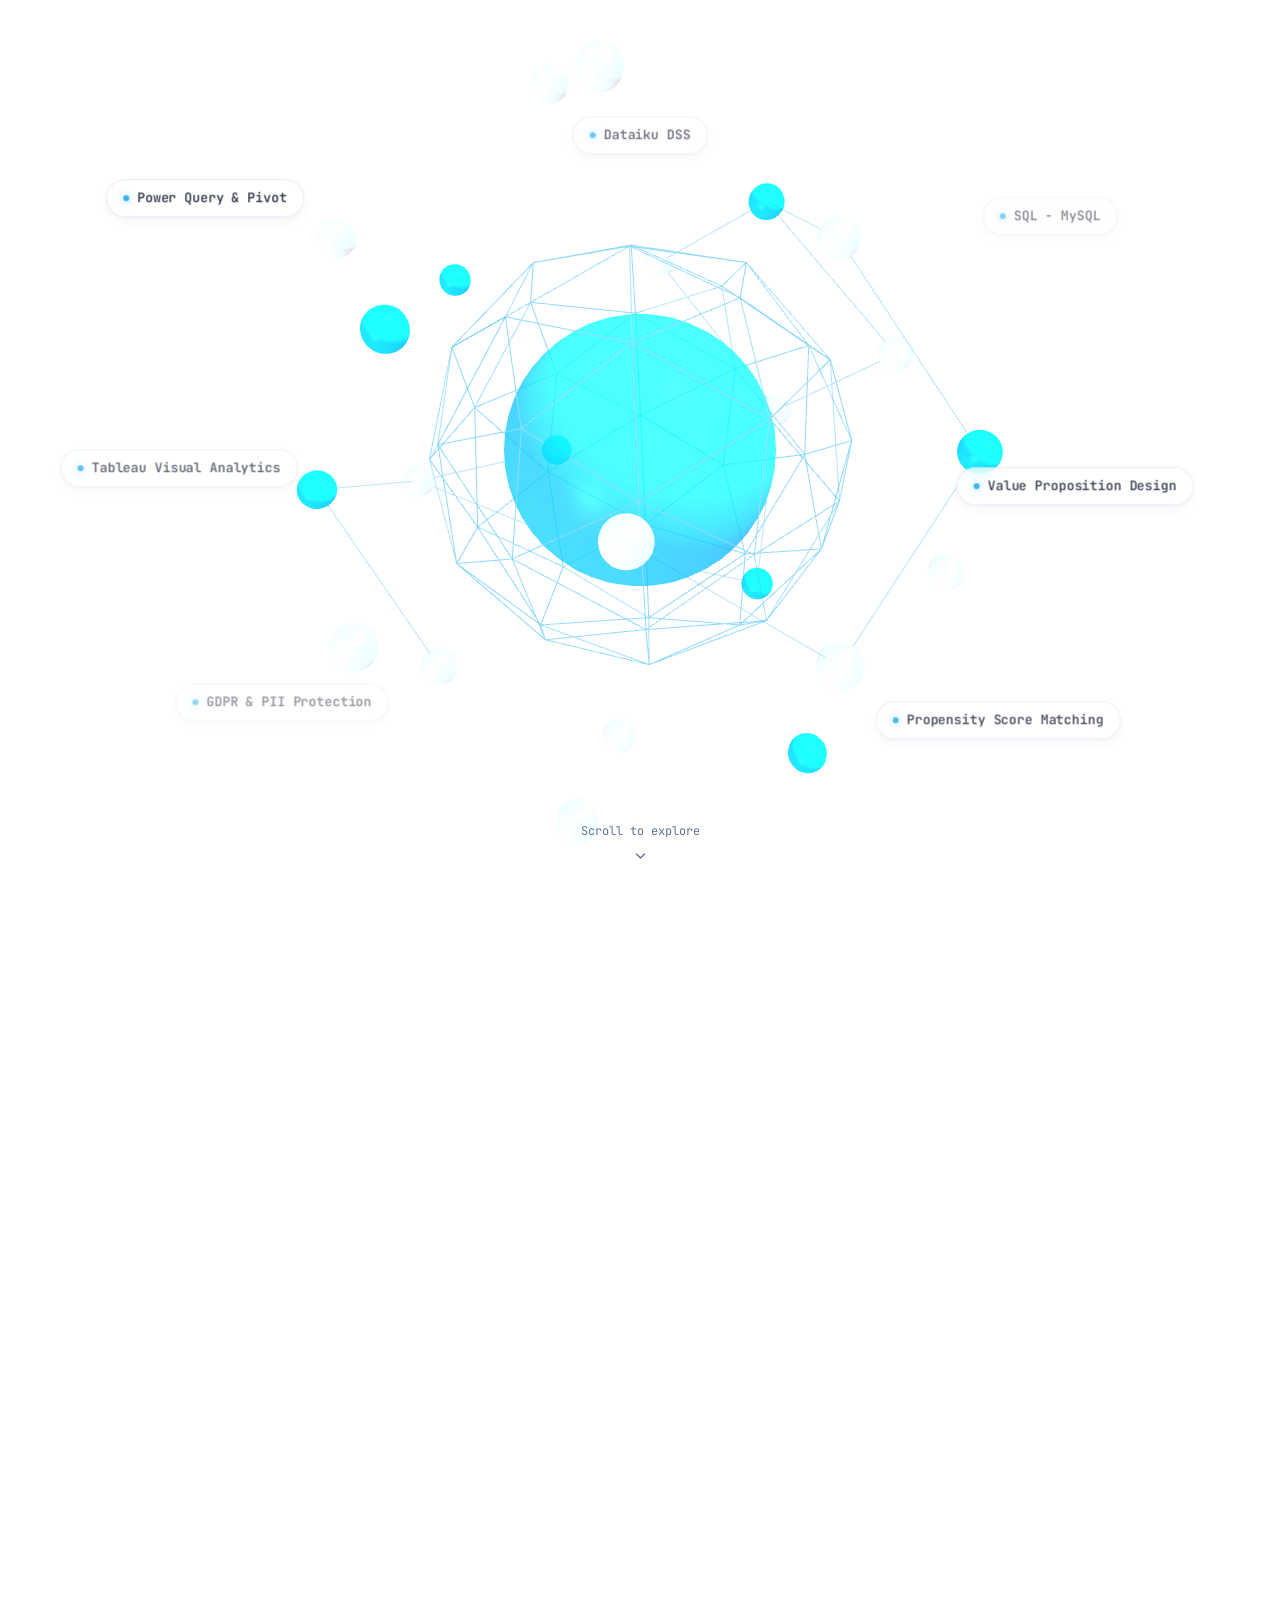
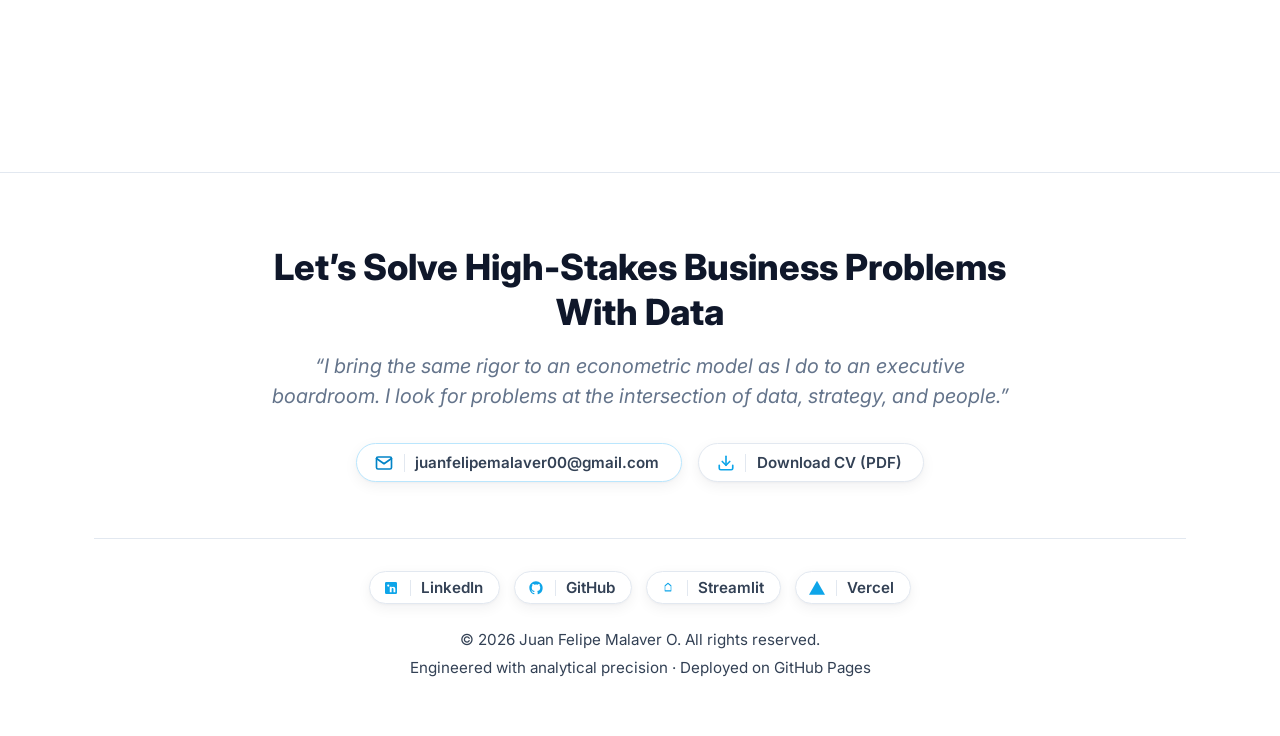
<file: index.html>
<!DOCTYPE html>
<html lang="en">
<head>
  <meta charset="UTF-8">
  <meta http-equiv="refresh" content="0; url=./Landing%20Page/">
  <meta name="viewport" content="width=device-width, initial-scale=1.0">
  <title>Redirecting to Juan Felipe Malaver O. - Portfolio</title>
  <script>
    window.location.replace("./Landing Page/" + window.location.search + window.location.hash);
  </script>
</head>
<body style="background-color: #060A12; color: #F8FAFC; font-family: sans-serif; display: flex; align-items: center; justify-content: center; height: 100vh; margin: 0;">
  <p>Loading Juan Felipe Malaver O. Portfolio... <a href="./Landing%20Page/" style="color: #38BDF8;">Click here if not redirected automatically</a>.</p>
</body>
</html>
</file>
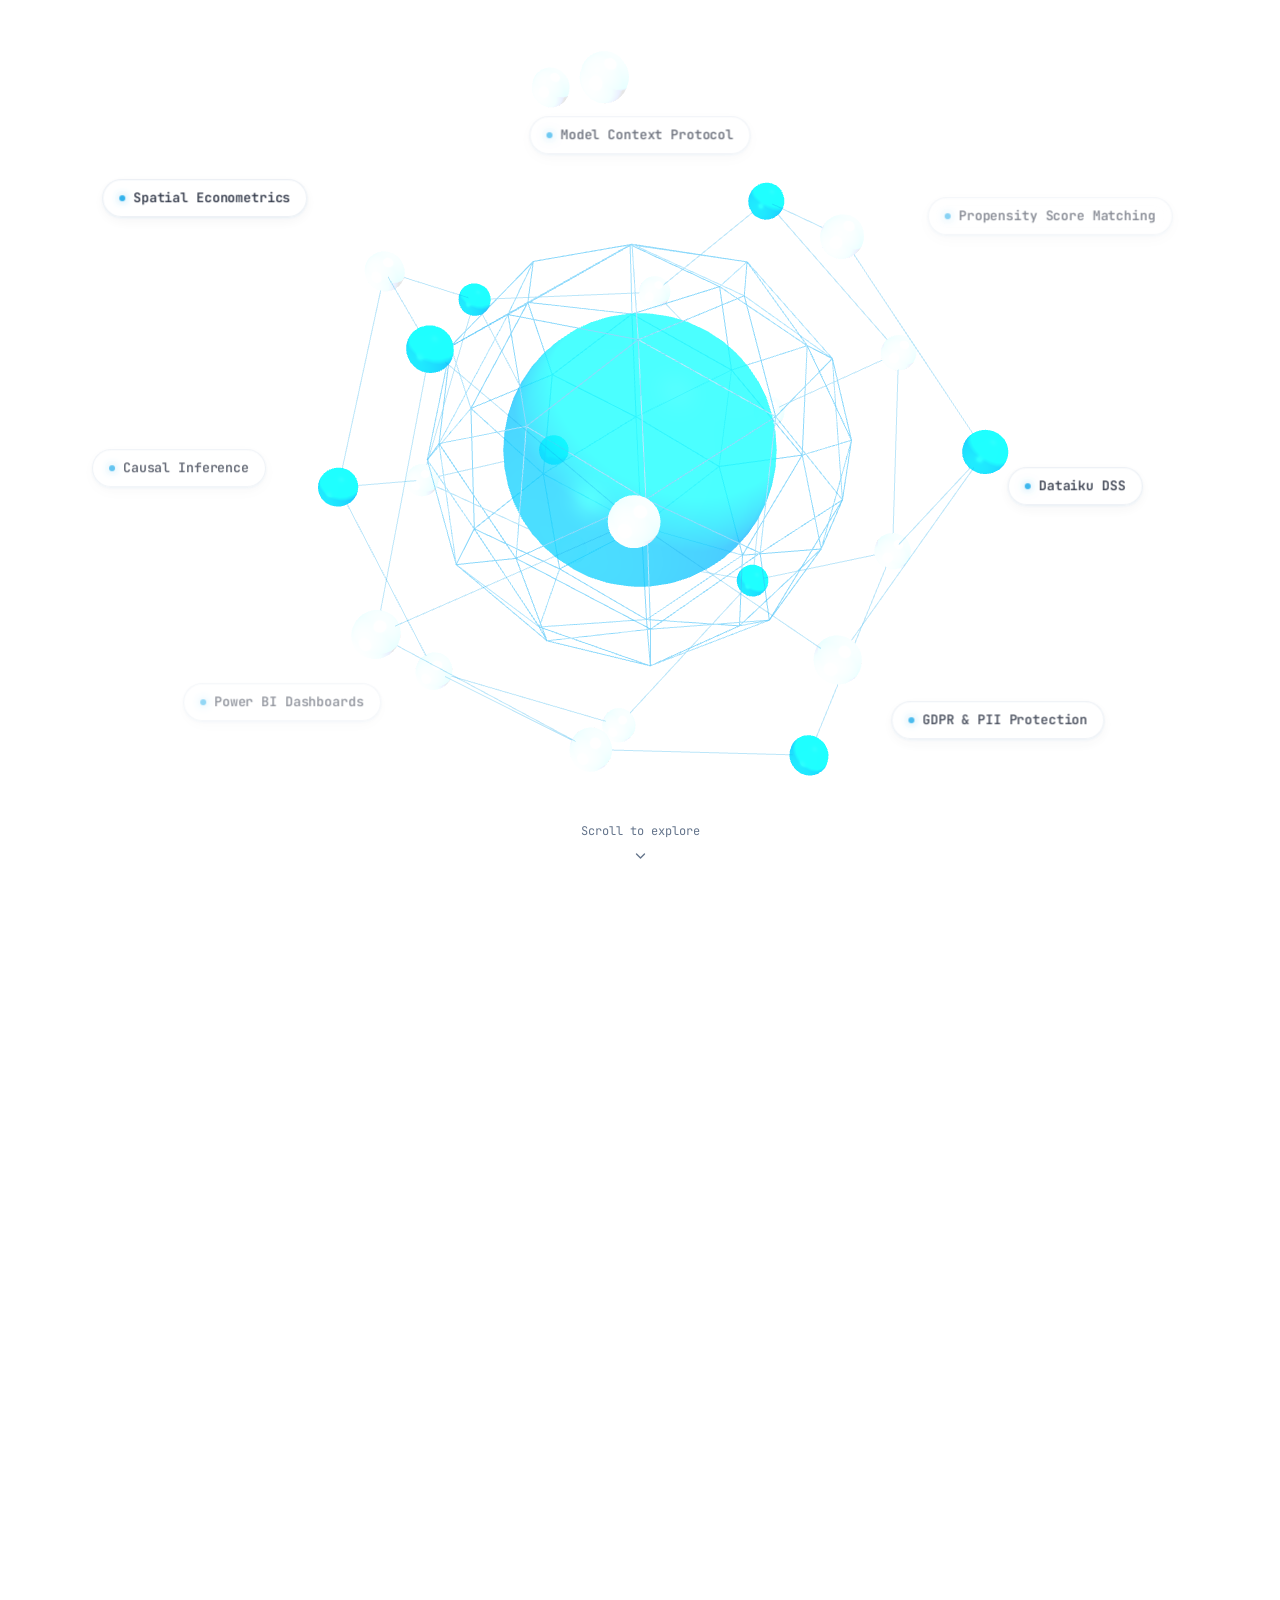
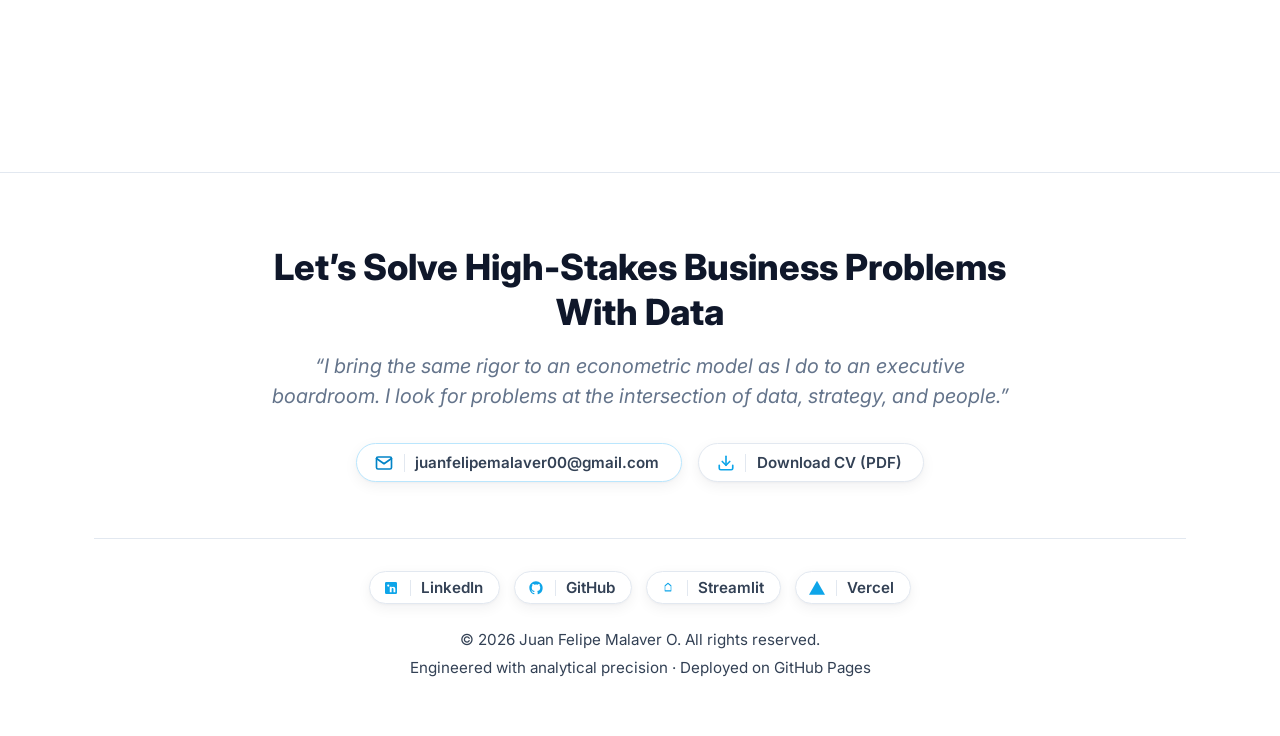
<file: Landing Page/index.html>
<!DOCTYPE html>
<html lang="en">
<head>
  <meta charset="UTF-8">
  <meta name="viewport" content="width=device-width, initial-scale=1.0">
  <title>Juan Felipe Malaver O. | Data Analytics &amp; Business Strategy Consultant</title>
  
  <!-- Primary Meta Tags -->
  <meta name="title" content="Juan Felipe Malaver O. | Data Analytics &amp; Business Strategy Consultant">
  <meta name="description" content="Senior Data Analytics &amp; Business Strategy Consultant specializing in advanced quantitative modeling, causal inference, machine learning, and enterprise revenue optimization.">
  <meta name="author" content="Juan Felipe Malaver O.">
  <meta name="keywords" content="Data Analytics, Business Strategy, Econometrics, Machine Learning, Causal Inference, Mastercard, LSE, Universidad del Rosario, Juan Felipe Malaver">
  
  <!-- Open Graph / LinkedIn -->
  <meta property="og:type" content="profile">
  <meta property="og:url" content="https://juanfelipemalaver00-arch.github.io/About_me/">
  <meta property="og:title" content="Juan Felipe Malaver O. | Data Analytics &amp; Business Strategy Consultant">
  <meta property="og:description" content="I bridge business strategy and advanced analytics, helping organizations turn complex data into decisions, clear business strategies, and measurable growth.">
  <meta property="og:image" content="./Foto%20formal.jpg">
  
  <!-- Twitter -->
  <meta name="twitter:card" content="summary_large_image">
  <meta name="twitter:title" content="Juan Felipe Malaver O. | Data Analytics &amp; Business Strategy Consultant">
  <meta name="twitter:description" content="I bridge business strategy and advanced analytics, turning complex data into measurable commercial growth.">
  <meta name="twitter:image" content="./Foto%20formal.jpg">

  <!-- Favicon -->
  <link rel="icon" type="image/svg+xml" href="./assets/favicon.svg">

  <!-- Google Fonts: Inter & JetBrains Mono -->
  <link rel="preconnect" href="https://fonts.googleapis.com">
  <link rel="preconnect" href="https://fonts.gstatic.com" crossorigin>
  <link href="https://fonts.googleapis.com/css2?family=Inter:wght@400;500;600;700;800&family=JetBrains+Mono:wght@500;600;700;800&display=swap" rel="stylesheet">

  <!-- Main Stylesheet -->
  <link rel="stylesheet" href="./styles.css">

  <!-- Local Three.js Engine for 3D Interactive Physics -->
  <script src="./assets/three.min.js"></script>

  <!-- Structured Data JSON-LD -->
  <script type="application/ld+json">
  {
    "@context": "https://schema.org",
    "@type": "Person",
    "name": "Juan Felipe Malaver O.",
    "jobTitle": "Data Analytics & Business Strategy Consultant",
    "worksFor": {
      "@type": "Organization",
      "name": "Mastercard"
    },
    "alumniOf": [
      {
        "@type": "EducationalOrganization",
        "name": "London School of Economics and Political Science (LSE)"
      },
      {
        "@type": "EducationalOrganization",
        "name": "Universidad del Rosario"
      }
    ],
    "email": "mailto:juanfelipemalaver00@gmail.com",
    "url": "https://juanfelipemalaver00-arch.github.io/About_me/",
    "sameAs": [
      "https://www.linkedin.com/in/juanfmalaverdataconsultant/",
      "https://github.com/juanfelipemalaver00-arch"
    ]
  }
  </script>
</head>
<body class="page-loaded">
  <!-- Subtle Sky-Blue Analytical Canvas on White -->
  <canvas id="analytical-canvas" aria-hidden="true"></canvas>

  <!-- IMMERSIVE CINEMATIC INTRO STAGE WITH THREE.JS PHYSICS -->
  <div class="intro-stage" id="intro-stage" aria-label="Interactive Introduction">
    <div class="intro-viewport" id="intro-viewport">
      <!-- Full-screen Three.js Interactive Physics Canvas -->
      <div class="intro-three-container" id="intro-three-container"></div>

      <!-- Floating Horizontal Skills Cloud Layer with Dynamic Opacities -->
      <div class="intro-floating-skills" id="intro-floating-skills" aria-hidden="true"></div>

      <!-- Phased Typographic Overlay: Juan Felipe Malaver O. & Thanks for your interest -->
      <div class="intro-overlay-text" id="intro-overlay-text" aria-hidden="true">
        <h1 class="intro-name">Juan Felipe Malaver O.</h1>
        <p class="intro-thanks">Thanks for your interest</p>
      </div>

      <!-- Subtle Scroll Prompt -->
      <div class="intro-scroll-hint" id="intro-scroll-hint" aria-hidden="true">
        <span>Scroll to explore</span>
        <svg viewBox="0 0 24 24" width="16" height="16" fill="none" stroke="currentColor" stroke-width="2" stroke-linecap="round" stroke-linejoin="round">
          <polyline points="6 9 12 15 18 9"></polyline>
        </svg>
      </div>
    </div>
  </div>

  <!-- Clean Header: Sections Menu Only -->
  <header class="site-header header-intro-hidden" id="site-header">
    <div class="header-container">
      <nav class="main-nav" id="main-nav" aria-label="Sections Navigation">
        <ul class="nav-list">
          <li><a href="#hero" class="nav-link">Home</a></li>
          <li><a href="#experience" class="nav-link">Experience</a></li>
          <li><a href="#capabilities" class="nav-link">Capabilities</a></li>
          <li><a href="#projects" class="nav-link">Projects</a></li>
          <li><a href="#education" class="nav-link">Education &amp; Honors</a></li>
          <li><a href="#contact" class="nav-link">Contact</a></li>
        </ul>
      </nav>

      <div class="header-actions">
        <a href="./01_Juan_Felipe_Malaver_CV_EN.pdf" download="Juan_Felipe_Malaver_CV.pdf" class="btn-pill btn-pill-sm btn-pill-primary" id="nav-cv-btn">
          <span class="btn-pill-icon">
            <svg viewBox="0 0 24 24" width="16" height="16" fill="none" stroke="currentColor" stroke-width="2.2" stroke-linecap="round" stroke-linejoin="round" aria-hidden="true">
              <path d="M21 15v4a2 2 0 0 1-2 2H5a2 2 0 0 1-2-2v-4"></path>
              <polyline points="7 10 12 15 17 10"></polyline>
              <line x1="12" y1="15" x2="12" y2="3"></line>
            </svg>
          </span>
          <span class="btn-pill-text">Download CV</span>
        </a>

        <button class="mobile-toggle" id="mobile-menu-toggle" aria-expanded="false" aria-controls="main-nav" aria-label="Toggle navigation menu">
          <span class="hamburger-line"></span>
          <span class="hamburger-line"></span>
          <span class="hamburger-line"></span>
        </button>
      </div>
    </div>
  </header>

  <main id="main-content" class="main-landing-content">
    <!-- HERO SECTION WITH EDITORIAL PORTRAIT & VALUE PROPOSITION -->
    <section class="hero-section" id="hero" aria-labelledby="hero-name-id">
      <div class="section-container hero-container">
        
        <!-- Left Column: Editorial & Value Proposition -->
        <div class="hero-content">
          <div class="hero-title anim-fade-up anim-delay-1">
            <h1 class="hero-name" id="hero-name-id">Juan Felipe Malaver O.</h1>
            <h2 class="hero-role">Data Analytics &amp; Business Strategy Consultant</h2>
          </div>

          <p class="hero-value-prop anim-fade-up anim-delay-2">
            &ldquo;I bridge business strategy and advanced analytics, helping organizations turn complex data into decisions, clear business strategies, and measurable growth.&rdquo;
          </p>

          <p class="hero-narrative anim-fade-up anim-delay-3">
            Specializing in quantitative modeling, causal inference, and machine learning to optimize revenue, reduce rejection rates, and build evidence-backed commercial strategies for leading financial institutions across LATAM.
          </p>

          <!-- Tactile Pill Action Buttons -->
          <div class="hero-cta-cluster anim-fade-up anim-delay-4" role="group" aria-label="Key Actions">
            <!-- Download CV -->
            <a href="./01_Juan_Felipe_Malaver_CV_EN.pdf" download="Juan_Felipe_Malaver_CV.pdf" class="btn-pill btn-pill-primary" id="hero-download-cv">
              <span class="btn-pill-icon">
                <svg viewBox="0 0 24 24" width="18" height="18" fill="none" stroke="currentColor" stroke-width="2.2" stroke-linecap="round" stroke-linejoin="round" aria-hidden="true">
                  <path d="M21 15v4a2 2 0 0 1-2 2H5a2 2 0 0 1-2-2v-4"></path>
                  <polyline points="7 10 12 15 17 10"></polyline>
                  <line x1="12" y1="15" x2="12" y2="3"></line>
                </svg>
              </span>
              <span class="btn-pill-text">Download CV</span>
            </a>

            <!-- LinkedIn -->
            <a href="https://www.linkedin.com/in/juanfmalaverdataconsultant/" target="_blank" rel="noopener noreferrer" class="btn-pill" id="hero-linkedin" aria-label="LinkedIn Profile">
              <span class="btn-pill-icon">
                <svg viewBox="0 0 24 24" width="18" height="18" fill="currentColor" aria-hidden="true">
                  <path d="M19 3a2 2 0 0 1 2 2v14a2 2 0 0 1-2 2H5a2 2 0 0 1-2-2V5a2 2 0 0 1 2-2h14m-.5 15.5v-5.3a3.26 3.26 0 0 0-3.26-3.26c-.85 0-1.84.52-2.28 1.3v-1.11h-2.79v8.37h2.79v-4.93c0-.77.62-1.4 1.39-1.4a1.4 1.4 0 0 1 1.4 1.4v4.93h2.75M6.46 10.9h2.79v8.37H6.46v-8.37M7.86 6.75a1.62 1.62 0 1 0 0 3.24 1.62 1.62 0 0 0 0-3.24z"/>
                </svg>
              </span>
              <span class="btn-pill-text">LinkedIn</span>
            </a>

            <!-- GitHub -->
            <a href="https://github.com/juanfelipemalaver00-arch" target="_blank" rel="noopener noreferrer" class="btn-pill" id="hero-github" aria-label="GitHub Profile">
              <span class="btn-pill-icon">
                <svg viewBox="0 0 24 24" width="18" height="18" fill="currentColor" aria-hidden="true">
                  <path d="M12 2C6.477 2 2 6.484 2 12.017c0 4.425 2.865 8.18 6.839 9.504.5.092.682-.217.682-.483 0-.237-.008-.868-.013-1.703-2.782.605-3.369-1.343-3.369-1.343-.454-1.158-1.11-1.466-1.11-1.466-.908-.62.069-.608.069-.608 1.003.07 1.53 1.032 1.53 1.032.892 1.53 2.341 1.088 2.91.832.092-.647.35-1.088.636-1.338-2.22-.253-4.555-1.113-4.555-4.951 0-1.093.39-1.988 1.029-2.688-.103-.253-.446-1.272.098-2.65 0 0 .84-.27 2.75 1.026A9.564 9.564 0 0112 6.844c.85.004 1.705.115 2.504.337 1.909-1.296 2.747-1.027 2.747-1.027.546 1.379.202 2.398.1 2.651.64.7 1.028 1.595 1.028 2.688 0 3.848-2.339 4.695-4.566 4.943.359.309.678.92.678 1.855 0 1.338-.012 2.419-.012 2.747 0 .268.18.58.688.482A10.019 10.019 0 0022 12.017C22 6.484 17.522 2 12 2z"/>
                </svg>
              </span>
              <span class="btn-pill-text">GitHub</span>
            </a>

            <!-- Email -->
            <a href="mailto:juanfelipemalaver00@gmail.com" class="btn-pill" id="hero-email" aria-label="Send Email">
              <span class="btn-pill-icon">
                <svg viewBox="0 0 24 24" width="18" height="18" fill="none" stroke="currentColor" stroke-width="2.2" stroke-linecap="round" stroke-linejoin="round" aria-hidden="true">
                  <path d="M4 4h16c1.1 0 2 .9 2 2v12c0 1.1-.9 2-2 2H4c-1.1 0-2-.9-2-2V6c0-1.1.9-2 2-2z"></path>
                  <polyline points="22,6 12,13 2,6"></polyline>
                </svg>
              </span>
              <span class="btn-pill-text">Email</span>
            </a>
          </div>
        </div>

        <!-- Right Column: Pure Circular Photo -->
        <div class="hero-visual anim-fade-up anim-delay-2">
          <div class="portrait-circle">
            <img src="./Foto%20formal.jpg" alt="Juan Felipe Malaver O." class="portrait-img" loading="eager" width="290" height="290">
          </div>
        </div>
      </div>

      <!-- Quantified Results Ribbon -->
      <div class="metrics-ribbon anim-fade-up anim-delay-6" role="region" aria-label="Quantified Business Impact">
        <div class="section-container metrics-grid">
          <div class="metric-card">
            <div class="metric-value">&gt; 1.6M USD</div>
            <div class="metric-label">Annual Profitability Generated</div>
            <div class="metric-context">Commercial deployment of merchant segmentation, optimization models, and custom value proposals at Mastercard</div>
          </div>
          <div class="metric-card">
            <div class="metric-value">+3%</div>
            <div class="metric-label">Average Spend Lift per Iteration</div>
            <div class="metric-context">Causal inference (PSM &amp; DiD) and A/B testing over a starting baseline of ~21% lift in banking personalization</div>
          </div>
          <div class="metric-card">
            <div class="metric-value">+23%</div>
            <div class="metric-label">Monetary Effectiveness Lift</div>
            <div class="metric-context">RFM customer segmentation and loyalty scoring methodologies in LATAM banking</div>
          </div>
        </div>
      </div>
    </section>

    <!-- PROFESSIONAL EXPERIENCE SECTION -->
    <section class="section experience-section" id="experience" aria-labelledby="experience-title">
      <div class="section-container">
        <div class="section-header fade-section">
          <div class="section-kicker">Track Record &amp; Leadership</div>
          <h2 class="section-title" id="experience-title">Professional Experience</h2>
          <p class="section-subtitle">
            Translating complex quantitative algorithms into profitable commercial strategies for executive banking leadership and international researchers.
          </p>
        </div>

        <div class="timeline-container fade-section" style="transition-delay:0.15s">
          <div class="timeline-track" aria-hidden="true"></div>

          <!-- Mastercard: Associate Analytics Consultant -->
          <article class="timeline-item" data-timeline-id="exp-1">
            <div class="timeline-node" aria-hidden="true">
              <span class="node-inner"></span>
            </div>
            <div class="timeline-card">
              <div class="timeline-top-bar">
                <div class="timeline-org-brand">
                  <div class="org-logo-frame">
                    <img src="./Logos/Mastercard.webp" alt="Mastercard" class="org-logo-img">
                  </div>
                  <div class="timeline-meta">
                    <span class="company-title">Mastercard</span>
                    <span class="timeline-period-badge">December 2025 – Present · Bogotá, Colombia</span>
                  </div>
                </div>
              </div>

              <h3 class="timeline-role">Associate Analytics Consultant</h3>
              <p class="timeline-summary">
                Leading analytical strategy and ETL pipelines for high-volume banking transaction data, developing predictive algorithms and causal models deployed directly into client commercial operations.
              </p>

              <button class="timeline-expand-btn" aria-expanded="false" aria-controls="details-exp-1">
                <span class="btn-text">View Detailed Deliverables &amp; Impact</span>
                <svg class="chevron-icon" viewBox="0 0 24 24" width="16" height="16" fill="none" stroke="currentColor" stroke-width="2" stroke-linecap="round" stroke-linejoin="round" aria-hidden="true">
                  <polyline points="6 9 12 15 18 9"></polyline>
                </svg>
              </button>

              <div class="timeline-details" id="details-exp-1" hidden>
                <h4 class="detail-heading">Key Accomplishments &amp; Rigorous Methods</h4>
                <ul class="detail-list">
                  <li><strong>Automated Data Pipelines:</strong> Developed robust ETL pipelines in Python and SQL for large-scale transactional data, optimizing team throughput while strictly complying with PII and GDPR regulations.</li>
                  <li><strong>Merchant Segmentation &amp; Value Proposals:</strong> Designed and implemented Machine Learning solutions utilizing <em>K-Medoids Clustering with Gower Distance</em> alongside optimization models to segment merchants and developed customized value proposals, generating <strong>over 1.6M USD in annual profitability</strong> following commercial deployment.</li>
                  <li><strong>Causal Inference &amp; A/B Testing:</strong> Applied causal inference models (Propensity Score Matching and Difference-in-Differences) in Python and A/B testing to evaluate personalization campaigns and assess impact, increasing the average spend lift by <strong>+3% per iteration over a starting baseline of approx. 21%</strong>.</li>
                  <li><strong>Executive Storytelling:</strong> Translated complex predictive models and data science metrics into clear C-level dashboards for bank boards of directors to drive strategic decisions.</li>
                </ul>
                <div class="tech-stack-row">
                  <span class="tech-tag">Python</span>
                  <span class="tech-tag">SQL</span>
                  <span class="tech-tag">K-Medoids (Gower)</span>
                  <span class="tech-tag">Causal DiD &amp; PSM</span>
                  <span class="tech-tag">GDPR &amp; PII Protocols</span>
                  <span class="tech-tag">Board Dashboards</span>
                </div>
              </div>
            </div>
          </article>

          <!-- Mastercard: Associate Consultant Intern -->
          <article class="timeline-item" data-timeline-id="exp-2">
            <div class="timeline-node" aria-hidden="true">
              <span class="node-inner"></span>
            </div>
            <div class="timeline-card">
              <div class="timeline-top-bar">
                <div class="timeline-org-brand">
                  <div class="org-logo-frame">
                    <img src="./Logos/Mastercard.webp" alt="Mastercard" class="org-logo-img">
                  </div>
                  <div class="timeline-meta">
                    <span class="company-title">Mastercard</span>
                    <span class="timeline-period-badge">January 2025 – December 2025 · Bogotá, Colombia</span>
                  </div>
                </div>
              </div>

              <h3 class="timeline-role">Associate Consultant Intern</h3>
              <p class="timeline-summary">
                Engineered commercial projection, propensity, and scoring models to optimize mass marketing campaigns across Latin American banking clients.
              </p>

              <button class="timeline-expand-btn" aria-expanded="false" aria-controls="details-exp-2">
                <span class="btn-text">View Detailed Deliverables &amp; Impact</span>
                <svg class="chevron-icon" viewBox="0 0 24 24" width="16" height="16" fill="none" stroke="currentColor" stroke-width="2" stroke-linecap="round" stroke-linejoin="round" aria-hidden="true">
                  <polyline points="6 9 12 15 18 9"></polyline>
                </svg>
              </button>

              <div class="timeline-details" id="details-exp-2" hidden>
                <h4 class="detail-heading">Key Accomplishments &amp; Rigorous Methods</h4>
                <ul class="detail-list">
                  <li><strong>Commercial Forecasting Models:</strong> Built predictive projection models in Python, R, and SQL to optimize high-impact campaigns in LATAM banking, establishing feature engineering, data governance, and data quality protocols.</li>
                  <li><strong>RFM Loyalty Optimization:</strong> Designed customer segmentation and scoring methodologies based on RFM models, increasing the <strong>monetary effectiveness of loyalty programs by 23%</strong>.</li>
                  <li><strong>Customer Propensity Ensembles:</strong> Constructed an ensemble classification system (Random Forest and XGBoost) to optimize communication strategies and predict purchase propensities, translating results into actionable marketing archetypes.</li>
                </ul>
                <div class="tech-stack-row">
                  <span class="tech-tag">Python</span>
                  <span class="tech-tag">R</span>
                  <span class="tech-tag">SQL</span>
                  <span class="tech-tag">Random Forest</span>
                  <span class="tech-tag">XGBoost</span>
                  <span class="tech-tag">RFM Scoring</span>
                </div>
              </div>
            </div>
          </article>

          <!-- Universidad del Rosario: Econometric Research Assistant -->
          <article class="timeline-item" data-timeline-id="exp-3">
            <div class="timeline-node" aria-hidden="true">
              <span class="node-inner"></span>
            </div>
            <div class="timeline-card">
              <div class="timeline-top-bar">
                <div class="timeline-org-brand">
                  <div class="org-logo-frame">
                    <img src="./Logos/Universidad%20del%20Rosario.png" alt="Universidad del Rosario" class="org-logo-img">
                  </div>
                  <div class="timeline-meta">
                    <span class="company-title">Universidad del Rosario</span>
                    <span class="timeline-period-badge">January 2024 – January 2025 · Bogotá, Colombia</span>
                  </div>
                </div>
              </div>

              <h3 class="timeline-role">Econometric Research Assistant</h3>
              <p class="timeline-summary">
                Contracted econometrics specialist designing advanced causal inference workflows for collaborative academic research with Princeton, Penn State, and the University of Chicago.
              </p>

              <button class="timeline-expand-btn" aria-expanded="false" aria-controls="details-exp-3">
                <span class="btn-text">View Detailed Deliverables &amp; Impact</span>
                <svg class="chevron-icon" viewBox="0 0 24 24" width="16" height="16" fill="none" stroke="currentColor" stroke-width="2" stroke-linecap="round" stroke-linejoin="round" aria-hidden="true">
                  <polyline points="6 9 12 15 18 9"></polyline>
                </svg>
              </button>

              <div class="timeline-details" id="details-exp-3" hidden>
                <h4 class="detail-heading">Key Accomplishments &amp; Rigorous Methods</h4>
                <ul class="detail-list">
                  <li><strong>Frontier Econometric Modeling:</strong> Implemented Callaway-Sant&rsquo;Anna Difference-in-Differences (DiD) estimators to resolve multi-period treatment effects in high-stakes socioeconomic research.</li>
                  <li><strong>Geospatial &amp; Satellite Analysis:</strong> Processed extensive spatial databases and built automated pipelines in Python and R for satellite image feature extraction.</li>
                  <li><strong>International Academic Collaboration:</strong> Partnered with faculty and doctoral researchers from Princeton, Penn State, and University of Chicago on reproducible empirical research.</li>
                </ul>
                <div class="tech-stack-row">
                  <span class="tech-tag">Callaway-Sant&rsquo;Anna DiD</span>
                  <span class="tech-tag">R</span>
                  <span class="tech-tag">Python</span>
                  <span class="tech-tag">Geospatial Analytics</span>
                  <span class="tech-tag">Satellite Imagery</span>
                </div>
              </div>
            </div>
          </article>

          <!-- Universidad del Rosario: Teaching Assistant in Statistics -->
          <article class="timeline-item" data-timeline-id="exp-4">
            <div class="timeline-node" aria-hidden="true">
              <span class="node-inner"></span>
            </div>
            <div class="timeline-card">
              <div class="timeline-top-bar">
                <div class="timeline-org-brand">
                  <div class="org-logo-frame">
                    <img src="./Logos/Universidad%20del%20Rosario.png" alt="Universidad del Rosario" class="org-logo-img">
                  </div>
                  <div class="timeline-meta">
                    <span class="company-title">Universidad del Rosario</span>
                    <span class="timeline-period-badge">January 2023 – January 2024 · Bogotá, Colombia</span>
                  </div>
                </div>
              </div>

              <h3 class="timeline-role">Teaching Assistant in Statistics</h3>
              <p class="timeline-summary">
                Delivered 6 hours of weekly lectures and coding labs in R and Python for Economics and Applied Mathematics to Computer Science undergraduate students.
              </p>

              <button class="timeline-expand-btn" aria-expanded="false" aria-controls="details-exp-4">
                <span class="btn-text">View Detailed Deliverables &amp; Impact</span>
                <svg class="chevron-icon" viewBox="0 0 24 24" width="16" height="16" fill="none" stroke="currentColor" stroke-width="2" stroke-linecap="round" stroke-linejoin="round" aria-hidden="true">
                  <polyline points="6 9 12 15 18 9"></polyline>
                </svg>
              </button>

              <div class="timeline-details" id="details-exp-4" hidden>
                <h4 class="detail-heading">Curriculum &amp; Pedagogical Scope</h4>
                <ul class="detail-list">
                  <li><strong>Core Methodology:</strong> Taught sampling designs, bias diagnosis, descriptive statistics, visualization, probability theory, hypothesis testing, and econometric regression.</li>
                  <li><strong>Computational Labs:</strong> Directed hands-on code sessions in R and Python covering panel data, Difference-in-Differences (DiD), Propensity Score Matching (PSM), and Monte Carlo simulations.</li>
                </ul>
                <div class="tech-stack-row">
                  <span class="tech-tag">R</span>
                  <span class="tech-tag">Python</span>
                  <span class="tech-tag">Monte Carlo</span>
                  <span class="tech-tag">Inference &amp; Hypothesis Testing</span>
                  <span class="tech-tag">Panel Data</span>
                </div>
              </div>
            </div>
          </article>
        </div>
      </div>
    </section>

    <!-- PERIODIC TABLE OF CAPABILITIES (27 3D FUTURISTIC BUTTONS ACROSS 4 CORE CATEGORIES) -->
    <section class="section capabilities-section" id="capabilities" aria-labelledby="capabilities-title">
      <div class="section-container">
        <div class="section-header fade-section">
          <div class="section-kicker">Analytical Framework</div>
          <h2 class="section-title" id="capabilities-title">How I Create Business Impact</h2>
          <p class="section-subtitle">
            An interactive 3D board of capabilities connecting quantitative rigor, data engineering, strategic consulting, and empathetic leadership to measurable enterprise outcomes.
          </p>
        </div>

        <!-- Category Filter Tabs: Based on Skills_Clasificadas.docx -->
        <div class="capabilities-nav fade-section" style="transition-delay:0.12s" role="tablist" aria-label="Filter capabilities by family">
          <button class="filter-tab active" data-filter="all" role="tab" aria-selected="true">All Elements (64)</button>
          <button class="filter-tab" data-filter="prog" role="tab" aria-selected="false">
            <span class="tab-indicator cat-prog-bg"></span> Programming (4)
          </button>
          <button class="filter-tab" data-filter="lang" role="tab" aria-selected="false">
            <span class="tab-indicator cat-lang-bg"></span> Languages (4)
          </button>
          <button class="filter-tab" data-filter="gda" role="tab" aria-selected="false">
            <span class="tab-indicator cat-gda-bg"></span> General Data Analysis (14)
          </button>
          <button class="filter-tab" data-filter="mlds" role="tab" aria-selected="false">
            <span class="tab-indicator cat-mlds-bg"></span> ML &amp; Data Science (9)
          </button>
          <button class="filter-tab" data-filter="tool" role="tab" aria-selected="false">
            <span class="tab-indicator cat-tool-bg"></span> Stack &amp; Tools (18)
          </button>
          <button class="filter-tab" data-filter="biz" role="tab" aria-selected="false">
            <span class="tab-indicator cat-biz-bg"></span> Consulting &amp; Business (15)
          </button>
        </div>

        <div class="periodic-layout fade-section" style="transition-delay:0.25s">
          <!-- 3D Futuristic Modular Button Grid (64 Elements) -->
          <div class="periodic-grid" id="periodic-table" role="region" aria-label="3D Capabilities Grid">
            <button class="pt-cell cat-prog" data-id="prog-1" data-cat="prog" tabindex="0">
              <span class="pt-glare"></span>
              <div class="pt-cell-top">
                <span class="pt-number">01</span>
                <span class="pt-pip"></span>
              </div>
              <span class="pt-symbol">Py</span>
              <span class="pt-name">Python</span>
            </button>
            <button class="pt-cell cat-prog" data-id="prog-2" data-cat="prog" tabindex="0">
              <span class="pt-glare"></span>
              <div class="pt-cell-top">
                <span class="pt-number">02</span>
                <span class="pt-pip"></span>
              </div>
              <span class="pt-symbol">Sql</span>
              <span class="pt-name">SQL - MySQL</span>
            </button>
            <button class="pt-cell cat-prog" data-id="prog-3" data-cat="prog" tabindex="0">
              <span class="pt-glare"></span>
              <div class="pt-cell-top">
                <span class="pt-number">03</span>
                <span class="pt-pip"></span>
              </div>
              <span class="pt-symbol">R</span>
              <span class="pt-name">R</span>
            </button>
            <button class="pt-cell cat-prog" data-id="prog-4" data-cat="prog" tabindex="0">
              <span class="pt-glare"></span>
              <div class="pt-cell-top">
                <span class="pt-number">04</span>
                <span class="pt-pip"></span>
              </div>
              <span class="pt-symbol">Tex</span>
              <span class="pt-name">LaTeX</span>
            </button>
            <button class="pt-cell cat-lang" data-id="lang-1" data-cat="lang" tabindex="0">
              <span class="pt-glare"></span>
              <div class="pt-cell-top">
                <span class="pt-number">05</span>
                <span class="pt-pip"></span>
              </div>
              <span class="pt-symbol">Es</span>
              <span class="pt-name">Spanish (Native)</span>
            </button>
            <button class="pt-cell cat-lang" data-id="lang-2" data-cat="lang" tabindex="0">
              <span class="pt-glare"></span>
              <div class="pt-cell-top">
                <span class="pt-number">06</span>
                <span class="pt-pip"></span>
              </div>
              <span class="pt-symbol">En</span>
              <span class="pt-name">English C1 (IELTS 2020)</span>
            </button>
            <button class="pt-cell cat-lang" data-id="lang-3" data-cat="lang" tabindex="0">
              <span class="pt-glare"></span>
              <div class="pt-cell-top">
                <span class="pt-number">07</span>
                <span class="pt-pip"></span>
              </div>
              <span class="pt-symbol">Fr</span>
              <span class="pt-name">French (Basic)</span>
            </button>
            <button class="pt-cell cat-lang" data-id="lang-4" data-cat="lang" tabindex="0">
              <span class="pt-glare"></span>
              <div class="pt-cell-top">
                <span class="pt-number">08</span>
                <span class="pt-pip"></span>
              </div>
              <span class="pt-symbol">It</span>
              <span class="pt-name">Italian (Basic)</span>
            </button>
            <button class="pt-cell cat-gda" data-id="gda-1" data-cat="gda" tabindex="0">
              <span class="pt-glare"></span>
              <div class="pt-cell-top">
                <span class="pt-number">09</span>
                <span class="pt-pip"></span>
              </div>
              <span class="pt-symbol">Dg</span>
              <span class="pt-name">Data Governance</span>
            </button>
            <button class="pt-cell cat-gda" data-id="gda-2" data-cat="gda" tabindex="0">
              <span class="pt-glare"></span>
              <div class="pt-cell-top">
                <span class="pt-number">10</span>
                <span class="pt-pip"></span>
              </div>
              <span class="pt-symbol">Gdp</span>
              <span class="pt-name">GDPR (PII Protection)</span>
            </button>
            <button class="pt-cell cat-gda is-active" data-id="gda-3" data-cat="gda" tabindex="0">
              <span class="pt-glare"></span>
              <div class="pt-cell-top">
                <span class="pt-number">11</span>
                <span class="pt-pip"></span>
              </div>
              <span class="pt-symbol">Ci</span>
              <span class="pt-name">Causal Inference (PSM &amp; DiD)</span>
            </button>
            <button class="pt-cell cat-gda" data-id="gda-4" data-cat="gda" tabindex="0">
              <span class="pt-glare"></span>
              <div class="pt-cell-top">
                <span class="pt-number">12</span>
                <span class="pt-pip"></span>
              </div>
              <span class="pt-symbol">Ab</span>
              <span class="pt-name">A/B Testing &amp; RCTs</span>
            </button>
            <button class="pt-cell cat-gda" data-id="gda-5" data-cat="gda" tabindex="0">
              <span class="pt-glare"></span>
              <div class="pt-cell-top">
                <span class="pt-number">13</span>
                <span class="pt-pip"></span>
              </div>
              <span class="pt-symbol">Ecm</span>
              <span class="pt-name">Advanced Econometrics &amp; Impact Measurement</span>
            </button>
            <button class="pt-cell cat-gda" data-id="gda-6" data-cat="gda" tabindex="0">
              <span class="pt-glare"></span>
              <div class="pt-cell-top">
                <span class="pt-number">14</span>
                <span class="pt-pip"></span>
              </div>
              <span class="pt-symbol">Psm</span>
              <span class="pt-name">Propensity Score Matching (PSM)</span>
            </button>
            <button class="pt-cell cat-gda" data-id="gda-7" data-cat="gda" tabindex="0">
              <span class="pt-glare"></span>
              <div class="pt-cell-top">
                <span class="pt-number">15</span>
                <span class="pt-pip"></span>
              </div>
              <span class="pt-symbol">Exp</span>
              <span class="pt-name">Experiments Design</span>
            </button>
            <button class="pt-cell cat-gda" data-id="gda-8" data-cat="gda" tabindex="0">
              <span class="pt-glare"></span>
              <div class="pt-cell-top">
                <span class="pt-number">16</span>
                <span class="pt-pip"></span>
              </div>
              <span class="pt-symbol">Did</span>
              <span class="pt-name">Difference in Differences (Callaway &amp; Sant'Anna)</span>
            </button>
            <button class="pt-cell cat-gda" data-id="gda-9" data-cat="gda" tabindex="0">
              <span class="pt-glare"></span>
              <div class="pt-cell-top">
                <span class="pt-number">17</span>
                <span class="pt-pip"></span>
              </div>
              <span class="pt-symbol">Seq</span>
              <span class="pt-name">Sequential Pattern Analysis (Cross-Sale)</span>
            </button>
            <button class="pt-cell cat-gda" data-id="gda-10" data-cat="gda" tabindex="0">
              <span class="pt-glare"></span>
              <div class="pt-cell-top">
                <span class="pt-number">18</span>
                <span class="pt-pip"></span>
              </div>
              <span class="pt-symbol">Rfm</span>
              <span class="pt-name">RFM Customer Models</span>
            </button>
            <button class="pt-cell cat-gda" data-id="gda-11" data-cat="gda" tabindex="0">
              <span class="pt-glare"></span>
              <div class="pt-cell-top">
                <span class="pt-number">19</span>
                <span class="pt-pip"></span>
              </div>
              <span class="pt-symbol">Gis</span>
              <span class="pt-name">Spatial Analysis (Shapefiles &amp; Rasters)</span>
            </button>
            <button class="pt-cell cat-gda" data-id="gda-12" data-cat="gda" tabindex="0">
              <span class="pt-glare"></span>
              <div class="pt-cell-top">
                <span class="pt-number">20</span>
                <span class="pt-pip"></span>
              </div>
              <span class="pt-symbol">Ts</span>
              <span class="pt-name">Time Series Analysis</span>
            </button>
            <button class="pt-cell cat-gda" data-id="gda-13" data-cat="gda" tabindex="0">
              <span class="pt-glare"></span>
              <div class="pt-cell-top">
                <span class="pt-number">21</span>
                <span class="pt-pip"></span>
              </div>
              <span class="pt-symbol">Pca</span>
              <span class="pt-name">PCA (Principal Component Analysis)</span>
            </button>
            <button class="pt-cell cat-gda" data-id="gda-14" data-cat="gda" tabindex="0">
              <span class="pt-glare"></span>
              <div class="pt-cell-top">
                <span class="pt-number">22</span>
                <span class="pt-pip"></span>
              </div>
              <span class="pt-symbol">Sps</span>
              <span class="pt-name">SPSS (Statistical Package)</span>
            </button>
            <button class="pt-cell cat-mlds" data-id="mlds-1" data-cat="mlds" tabindex="0">
              <span class="pt-glare"></span>
              <div class="pt-cell-top">
                <span class="pt-number">23</span>
                <span class="pt-pip"></span>
              </div>
              <span class="pt-symbol">Mls</span>
              <span class="pt-name">Python (Scikit-Learn, PyTorch, PySpark, TF)</span>
            </button>
            <button class="pt-cell cat-mlds" data-id="mlds-2" data-cat="mlds" tabindex="0">
              <span class="pt-glare"></span>
              <div class="pt-cell-top">
                <span class="pt-number">24</span>
                <span class="pt-pip"></span>
              </div>
              <span class="pt-symbol">Etl</span>
              <span class="pt-name">ETL Pipelines</span>
            </button>
            <button class="pt-cell cat-mlds" data-id="mlds-3" data-cat="mlds" tabindex="0">
              <span class="pt-glare"></span>
              <div class="pt-cell-top">
                <span class="pt-number">25</span>
                <span class="pt-pip"></span>
              </div>
              <span class="pt-symbol">Mla</span>
              <span class="pt-name">Machine Learning (Clustering, Ensembles, Trees)</span>
            </button>
            <button class="pt-cell cat-mlds" data-id="mlds-4" data-cat="mlds" tabindex="0">
              <span class="pt-glare"></span>
              <div class="pt-cell-top">
                <span class="pt-number">26</span>
                <span class="pt-pip"></span>
              </div>
              <span class="pt-symbol">Arm</span>
              <span class="pt-name">ARM &amp; Apriori Algorithm</span>
            </button>
            <button class="pt-cell cat-mlds" data-id="mlds-5" data-cat="mlds" tabindex="0">
              <span class="pt-glare"></span>
              <div class="pt-cell-top">
                <span class="pt-number">27</span>
                <span class="pt-pip"></span>
              </div>
              <span class="pt-symbol">Mcp</span>
              <span class="pt-name">Model Context Protocol (MCP)</span>
            </button>
            <button class="pt-cell cat-mlds" data-id="mlds-6" data-cat="mlds" tabindex="0">
              <span class="pt-glare"></span>
              <div class="pt-cell-top">
                <span class="pt-number">28</span>
                <span class="pt-pip"></span>
              </div>
              <span class="pt-symbol">Agy</span>
              <span class="pt-name">Claude Code, Codex &amp; Antigravity</span>
            </button>
            <button class="pt-cell cat-mlds" data-id="mlds-7" data-cat="mlds" tabindex="0">
              <span class="pt-glare"></span>
              <div class="pt-cell-top">
                <span class="pt-number">29</span>
                <span class="pt-pip"></span>
              </div>
              <span class="pt-symbol">Agt</span>
              <span class="pt-name">Skills &amp; Multi-Agent Teams</span>
            </button>
            <button class="pt-cell cat-mlds" data-id="mlds-8" data-cat="mlds" tabindex="0">
              <span class="pt-glare"></span>
              <div class="pt-cell-top">
                <span class="pt-number">30</span>
                <span class="pt-pip"></span>
              </div>
              <span class="pt-symbol">Prm</span>
              <span class="pt-name">Prompt Engineering</span>
            </button>
            <button class="pt-cell cat-mlds" data-id="mlds-9" data-cat="mlds" tabindex="0">
              <span class="pt-glare"></span>
              <div class="pt-cell-top">
                <span class="pt-number">31</span>
                <span class="pt-pip"></span>
              </div>
              <span class="pt-symbol">Crw</span>
              <span class="pt-name">CrewAI</span>
            </button>
            <button class="pt-cell cat-tool" data-id="tool-1" data-cat="tool" tabindex="0">
              <span class="pt-glare"></span>
              <div class="pt-cell-top">
                <span class="pt-number">32</span>
                <span class="pt-pip"></span>
              </div>
              <span class="pt-symbol">Aws</span>
              <span class="pt-name">AWS (Cloud Ecosystem)</span>
            </button>
            <button class="pt-cell cat-tool" data-id="tool-2" data-cat="tool" tabindex="0">
              <span class="pt-glare"></span>
              <div class="pt-cell-top">
                <span class="pt-number">33</span>
                <span class="pt-pip"></span>
              </div>
              <span class="pt-symbol">Glu</span>
              <span class="pt-name">AWS Glue</span>
            </button>
            <button class="pt-cell cat-tool" data-id="tool-3" data-cat="tool" tabindex="0">
              <span class="pt-glare"></span>
              <div class="pt-cell-top">
                <span class="pt-number">34</span>
                <span class="pt-pip"></span>
              </div>
              <span class="pt-symbol">Wrn</span>
              <span class="pt-name">AWS Data Wrangler</span>
            </button>
            <button class="pt-cell cat-tool" data-id="tool-4" data-cat="tool" tabindex="0">
              <span class="pt-glare"></span>
              <div class="pt-cell-top">
                <span class="pt-number">35</span>
                <span class="pt-pip"></span>
              </div>
              <span class="pt-symbol">Stp</span>
              <span class="pt-name">AWS Step Functions</span>
            </button>
            <button class="pt-cell cat-tool" data-id="tool-5" data-cat="tool" tabindex="0">
              <span class="pt-glare"></span>
              <div class="pt-cell-top">
                <span class="pt-number">36</span>
                <span class="pt-pip"></span>
              </div>
              <span class="pt-symbol">S3</span>
              <span class="pt-name">AWS S3 (Data Lake)</span>
            </button>
            <button class="pt-cell cat-tool" data-id="tool-6" data-cat="tool" tabindex="0">
              <span class="pt-glare"></span>
              <div class="pt-cell-top">
                <span class="pt-number">37</span>
                <span class="pt-pip"></span>
              </div>
              <span class="pt-symbol">Put</span>
              <span class="pt-name">PuTTY &amp; WinSCP</span>
            </button>
            <button class="pt-cell cat-tool" data-id="tool-7" data-cat="tool" tabindex="0">
              <span class="pt-glare"></span>
              <div class="pt-cell-top">
                <span class="pt-number">38</span>
                <span class="pt-pip"></span>
              </div>
              <span class="pt-symbol">Dbr</span>
              <span class="pt-name">Databricks</span>
            </button>
            <button class="pt-cell cat-tool" data-id="tool-8" data-cat="tool" tabindex="0">
              <span class="pt-glare"></span>
              <div class="pt-cell-top">
                <span class="pt-number">39</span>
                <span class="pt-pip"></span>
              </div>
              <span class="pt-symbol">Dku</span>
              <span class="pt-name">Dataiku DSS</span>
            </button>
            <button class="pt-cell cat-tool" data-id="tool-9" data-cat="tool" tabindex="0">
              <span class="pt-glare"></span>
              <div class="pt-cell-top">
                <span class="pt-number">40</span>
                <span class="pt-pip"></span>
              </div>
              <span class="pt-symbol">Knm</span>
              <span class="pt-name">KNIME Analytics</span>
            </button>
            <button class="pt-cell cat-tool" data-id="tool-10" data-cat="tool" tabindex="0">
              <span class="pt-glare"></span>
              <div class="pt-cell-top">
                <span class="pt-number">41</span>
                <span class="pt-pip"></span>
              </div>
              <span class="pt-symbol">Pbi</span>
              <span class="pt-name">Power BI</span>
            </button>
            <button class="pt-cell cat-tool" data-id="tool-11" data-cat="tool" tabindex="0">
              <span class="pt-glare"></span>
              <div class="pt-cell-top">
                <span class="pt-number">42</span>
                <span class="pt-pip"></span>
              </div>
              <span class="pt-symbol">Tab</span>
              <span class="pt-name">Tableau</span>
            </button>
            <button class="pt-cell cat-tool" data-id="tool-12" data-cat="tool" tabindex="0">
              <span class="pt-glare"></span>
              <div class="pt-cell-top">
                <span class="pt-number">43</span>
                <span class="pt-pip"></span>
              </div>
              <span class="pt-symbol">Spk</span>
              <span class="pt-name">Hadoop &amp; Apache Spark</span>
            </button>
            <button class="pt-cell cat-tool" data-id="tool-13" data-cat="tool" tabindex="0">
              <span class="pt-glare"></span>
              <div class="pt-cell-top">
                <span class="pt-number">44</span>
                <span class="pt-pip"></span>
              </div>
              <span class="pt-symbol">Stl</span>
              <span class="pt-name">Streamlit (Web Apps)</span>
            </button>
            <button class="pt-cell cat-tool" data-id="tool-14" data-cat="tool" tabindex="0">
              <span class="pt-glare"></span>
              <div class="pt-cell-top">
                <span class="pt-number">45</span>
                <span class="pt-pip"></span>
              </div>
              <span class="pt-symbol">Vrc</span>
              <span class="pt-name">Vercel (Deployment)</span>
            </button>
            <button class="pt-cell cat-tool" data-id="tool-15" data-cat="tool" tabindex="0">
              <span class="pt-glare"></span>
              <div class="pt-cell-top">
                <span class="pt-number">46</span>
                <span class="pt-pip"></span>
              </div>
              <span class="pt-symbol">Xls</span>
              <span class="pt-name">Excel (Macros &amp; Advanced Modeling)</span>
            </button>
            <button class="pt-cell cat-tool" data-id="tool-16" data-cat="tool" tabindex="0">
              <span class="pt-glare"></span>
              <div class="pt-cell-top">
                <span class="pt-number">47</span>
                <span class="pt-pip"></span>
              </div>
              <span class="pt-symbol">Pqw</span>
              <span class="pt-name">Power Query &amp; Power Pivot</span>
            </button>
            <button class="pt-cell cat-tool" data-id="tool-17" data-cat="tool" tabindex="0">
              <span class="pt-glare"></span>
              <div class="pt-cell-top">
                <span class="pt-number">48</span>
                <span class="pt-pip"></span>
              </div>
              <span class="pt-symbol">Ide</span>
              <span class="pt-name">VS Code &amp; Jupyter</span>
            </button>
            <button class="pt-cell cat-tool" data-id="tool-18" data-cat="tool" tabindex="0">
              <span class="pt-glare"></span>
              <div class="pt-cell-top">
                <span class="pt-number">49</span>
                <span class="pt-pip"></span>
              </div>
              <span class="pt-symbol">Imp</span>
              <span class="pt-name">Apache Impala</span>
            </button>
            <button class="pt-cell cat-biz" data-id="biz-1" data-cat="biz" tabindex="0">
              <span class="pt-glare"></span>
              <div class="pt-cell-top">
                <span class="pt-number">50</span>
                <span class="pt-pip"></span>
              </div>
              <span class="pt-symbol">Cst</span>
              <span class="pt-name">Strategic Consulting</span>
            </button>
            <button class="pt-cell cat-biz" data-id="biz-2" data-cat="biz" tabindex="0">
              <span class="pt-glare"></span>
              <div class="pt-cell-top">
                <span class="pt-number">51</span>
                <span class="pt-pip"></span>
              </div>
              <span class="pt-symbol">Exc</span>
              <span class="pt-name">Executive Communication</span>
            </button>
            <button class="pt-cell cat-biz" data-id="biz-3" data-cat="biz" tabindex="0">
              <span class="pt-glare"></span>
              <div class="pt-cell-top">
                <span class="pt-number">52</span>
                <span class="pt-pip"></span>
              </div>
              <span class="pt-symbol">Skm</span>
              <span class="pt-name">Stakeholders Management</span>
            </button>
            <button class="pt-cell cat-biz" data-id="biz-4" data-cat="biz" tabindex="0">
              <span class="pt-glare"></span>
              <div class="pt-cell-top">
                <span class="pt-number">53</span>
                <span class="pt-pip"></span>
              </div>
              <span class="pt-symbol">Aig</span>
              <span class="pt-name">AI Governance, Risk &amp; Ethics</span>
            </button>
            <button class="pt-cell cat-biz" data-id="biz-5" data-cat="biz" tabindex="0">
              <span class="pt-glare"></span>
              <div class="pt-cell-top">
                <span class="pt-number">54</span>
                <span class="pt-pip"></span>
              </div>
              <span class="pt-symbol">Lss</span>
              <span class="pt-name">Lean Six Sigma</span>
            </button>
            <button class="pt-cell cat-biz" data-id="biz-6" data-cat="biz" tabindex="0">
              <span class="pt-glare"></span>
              <div class="pt-cell-top">
                <span class="pt-number">55</span>
                <span class="pt-pip"></span>
              </div>
              <span class="pt-symbol">Bdi</span>
              <span class="pt-name">Big Data &amp; BI Strategy</span>
            </button>
            <button class="pt-cell cat-biz" data-id="biz-7" data-cat="biz" tabindex="0">
              <span class="pt-glare"></span>
              <div class="pt-cell-top">
                <span class="pt-number">56</span>
                <span class="pt-pip"></span>
              </div>
              <span class="pt-symbol">Pjm</span>
              <span class="pt-name">Project Management</span>
            </button>
            <button class="pt-cell cat-biz" data-id="biz-8" data-cat="biz" tabindex="0">
              <span class="pt-glare"></span>
              <div class="pt-cell-top">
                <span class="pt-number">57</span>
                <span class="pt-pip"></span>
              </div>
              <span class="pt-symbol">Ldr</span>
              <span class="pt-name">Leadership &amp; Mentorship</span>
            </button>
            <button class="pt-cell cat-biz" data-id="biz-9" data-cat="biz" tabindex="0">
              <span class="pt-glare"></span>
              <div class="pt-cell-top">
                <span class="pt-number">58</span>
                <span class="pt-pip"></span>
              </div>
              <span class="pt-symbol">Acq</span>
              <span class="pt-name">Merchant Acquiring</span>
            </button>
            <button class="pt-cell cat-biz" data-id="biz-10" data-cat="biz" tabindex="0">
              <span class="pt-glare"></span>
              <div class="pt-cell-top">
                <span class="pt-number">59</span>
                <span class="pt-pip"></span>
              </div>
              <span class="pt-symbol">Vpd</span>
              <span class="pt-name">Value Proposition Design</span>
            </button>
            <button class="pt-cell cat-biz" data-id="biz-11" data-cat="biz" tabindex="0">
              <span class="pt-glare"></span>
              <div class="pt-cell-top">
                <span class="pt-number">60</span>
                <span class="pt-pip"></span>
              </div>
              <span class="pt-symbol">Fts</span>
              <span class="pt-name">Fintech Strategy</span>
            </button>
            <button class="pt-cell cat-biz" data-id="biz-12" data-cat="biz" tabindex="0">
              <span class="pt-glare"></span>
              <div class="pt-cell-top">
                <span class="pt-number">61</span>
                <span class="pt-pip"></span>
              </div>
              <span class="pt-symbol">Cpa</span>
              <span class="pt-name">Competitive Analysis</span>
            </button>
            <button class="pt-cell cat-biz" data-id="biz-13" data-cat="biz" tabindex="0">
              <span class="pt-glare"></span>
              <div class="pt-cell-top">
                <span class="pt-number">62</span>
                <span class="pt-pip"></span>
              </div>
              <span class="pt-symbol">Bmi</span>
              <span class="pt-name">Business Model Innovation</span>
            </button>
            <button class="pt-cell cat-biz" data-id="biz-14" data-cat="biz" tabindex="0">
              <span class="pt-glare"></span>
              <div class="pt-cell-top">
                <span class="pt-number">63</span>
                <span class="pt-pip"></span>
              </div>
              <span class="pt-symbol">Pst</span>
              <span class="pt-name">Product Strategy</span>
            </button>
            <button class="pt-cell cat-biz" data-id="biz-15" data-cat="biz" tabindex="0">
              <span class="pt-glare"></span>
              <div class="pt-cell-top">
                <span class="pt-number">64</span>
                <span class="pt-pip"></span>
              </div>
              <span class="pt-symbol">Sti</span>
              <span class="pt-name">Strategic Ideation</span>
            </button>
          </div>
          <!-- Dynamic Capability Inspector Card -->
          <div class="capability-inspector" id="capability-inspector" aria-live="polite">
            <div class="inspector-header">
              <div class="inspector-badge-group">
                <span class="inspector-number" id="inspector-number">11</span>
                <span class="inspector-symbol" id="inspector-symbol">Ci</span>
              </div>
              <div class="inspector-title-group">
                <span class="inspector-family" id="inspector-family">General Data Analysis</span>
                <h3 class="inspector-name" id="inspector-name">Causal Inference (PSM &amp; DiD)</h3>
              </div>
            </div>

            <div class="inspector-body">
              <div class="inspector-field">
                <span class="field-label">Business Application</span>
                <p class="field-value" id="inspector-app">
                  Isolating genuine commercial treatment lift from organic consumer trends using quasi-experimental methods.
                </p>
              </div>

              <div class="inspector-field">
                <span class="field-label">Proven Evidence &amp; CV Impact</span>
                <p class="field-value highlight-impact" id="inspector-impact">
                  Applied Propensity Score Matching (PSM), Difference-in-Differences (DiD), and A/B testing at Mastercard to evaluate personalization campaigns, achieving a <strong>+3% average spend lift per iteration over a baseline of approx. 21%</strong>. Implemented Callaway-Sant&rsquo;Anna multi-period DiD models for academic research with Princeton, Penn State, and UChicago.
                </p>
              </div>
            </div>
            <div class="inspector-hint">
              <svg width="14" height="14" viewBox="0 0 24 24" fill="none" stroke="currentColor" stroke-width="2" stroke-linecap="round" stroke-linejoin="round" aria-hidden="true"><circle cx="12" cy="12" r="10"></circle><line x1="12" y1="16" x2="12" y2="12"></line><line x1="12" y1="8" x2="12.01" y2="8"></line></svg>
              <span>Click or hover any 3D modular button to inspect evidence.</span>
            </div>
          </div>
        </div>
      </div>
    </section>

    <!-- SELECTED PROJECTS SECTION -->
    <section class="section projects-section" id="projects" aria-labelledby="projects-title">
      <div class="section-container">
        <div class="section-header fade-section">
          <div class="section-kicker">Interactive Portfolios &amp; Repositories</div>
          <h2 class="section-title" id="projects-title">Selected Projects</h2>
          <p class="section-subtitle">
            Production web applications and educational repositories engineered to solve commercial problems, democratize analytical tools, and optimize decision-making.
          </p>
        </div>

        <div class="projects-grid fade-section" style="transition-delay:0.15s">
          
          <!-- TreeStrat -->
          <article class="project-card">
            <div class="project-header">
              <div class="project-badge-row">
                <span class="project-platform-badge">Streamlit App</span>
                <span class="project-status">Live Production</span>
              </div>
              <h3 class="project-title">TreeStrat — Decision Tree Ensemble Business Studio</h3>
            </div>

            <div class="project-body">
              <p class="project-desc">
                An interactive Streamlit application for decision tree ensemble modeling tailored for business forecasting and scenario simulation. Translates complex non-linear variable interactions into actionable business threshold rules and revenue optimization levers.
              </p>

              <div class="project-feature-list">
                <div class="feature-item">
                  <span class="feature-bullet">▸</span>
                  <span><strong>Business Rule Synthesis:</strong> Converts multi-level ensemble trees into executive IF-THEN commercial policies.</span>
                </div>
                <div class="feature-item">
                  <span class="feature-bullet">▸</span>
                  <span><strong>Scenario Simulation:</strong> Enables commercial teams to stress-test pricing, volume, and customer propensity tradeoffs.</span>
                </div>
              </div>

              <div class="project-stack">
                <span class="stack-item">Streamlit</span>
                <span class="stack-item">Python</span>
                <span class="stack-item">Scikit-Learn</span>
                <span class="stack-item">Tree Ensembles</span>
                <span class="stack-item">Revenue Optimization</span>
              </div>
            </div>

            <div class="project-footer">
              <a href="https://treestrat-app-decision-tree-ensemble-business-studio.streamlit.app/" target="_blank" rel="noopener noreferrer" class="btn-pill btn-pill-sm btn-pill-primary" aria-label="Launch TreeStrat Live Application">
                <span class="btn-pill-icon">
                  <svg viewBox="0 0 24 24" width="16" height="16" fill="none" stroke="currentColor" stroke-width="2.2" stroke-linecap="round" stroke-linejoin="round" aria-hidden="true">
                    <path d="M18 13v6a2 2 0 0 1-2 2H5a2 2 0 0 1-2-2V8a2 2 0 0 1 2-2h6"></path>
                    <polyline points="15 3 21 3 21 9"></polyline>
                    <line x1="10" y1="14" x2="21" y2="3"></line>
                  </svg>
                </span>
                <span class="btn-pill-text">Launch Live App</span>
              </a>
              <a href="https://share.streamlit.io/user/juanfelipemalaver00-arch" target="_blank" rel="noopener noreferrer" class="btn-pill btn-pill-sm" aria-label="Streamlit Hub Profile">
                <span class="btn-pill-text">Streamlit Hub</span>
              </a>
            </div>
          </article>

          <!-- ClusterLab -->
          <article class="project-card">
            <div class="project-header">
              <div class="project-badge-row">
                <span class="project-platform-badge">Vercel Web Tool</span>
                <span class="project-status">Live Production</span>
              </div>
              <h3 class="project-title">ClusterLab — Adaptive Clustering Tool</h3>
            </div>

            <div class="project-body">
              <p class="project-desc">
                An interactive web platform built for dynamic customer segmentation using unsupervised clustering algorithms. Enables marketing and product teams to visualize multi-dimensional clusters in real time and maximize commercial campaign ROI, specially tailored for non-technical users and SME owners.
              </p>

              <div class="project-feature-list">
                <div class="feature-item">
                  <span class="feature-bullet">▸</span>
                  <span><strong>Dynamic Segmentation:</strong> Real-time multidimensional clustering with intuitive visual mapping of client archetypes.</span>
                </div>
                <div class="feature-item">
                  <span class="feature-bullet">▸</span>
                  <span><strong>SME &amp; Product Usability:</strong> Zero-code interface for non-technical stakeholders to identify high-value customer clusters.</span>
                </div>
              </div>

              <div class="project-stack">
                <span class="stack-item">Vercel</span>
                <span class="stack-item">Next.js</span>
                <span class="stack-item">Unsupervised Clustering</span>
                <span class="stack-item">Interactive Visuals</span>
                <span class="stack-item">Campaign ROI</span>
              </div>
            </div>

            <div class="project-footer">
              <a href="https://adaptative-clustering-tool-business.vercel.app/" target="_blank" rel="noopener noreferrer" class="btn-pill btn-pill-sm btn-pill-primary" aria-label="Launch ClusterLab Live Web Tool">
                <span class="btn-pill-icon">
                  <svg viewBox="0 0 24 24" width="16" height="16" fill="none" stroke="currentColor" stroke-width="2.2" stroke-linecap="round" stroke-linejoin="round" aria-hidden="true">
                    <path d="M18 13v6a2 2 0 0 1-2 2H5a2 2 0 0 1-2-2V8a2 2 0 0 1 2-2h6"></path>
                    <polyline points="15 3 21 3 21 9"></polyline>
                    <line x1="10" y1="14" x2="21" y2="3"></line>
                  </svg>
                </span>
                <span class="btn-pill-text">Launch Web Tool</span>
              </a>
              <a href="https://vercel.com/juanfelipemalaver00-arch" target="_blank" rel="noopener noreferrer" class="btn-pill btn-pill-sm" aria-label="Vercel Profile">
                <span class="btn-pill-text">Vercel Hub</span>
              </a>
            </div>
          </article>

          <!-- ML_for_ALL -->
          <article class="project-card">
            <div class="project-header">
              <div class="project-badge-row">
                <span class="project-platform-badge">GitHub Repo</span>
                <span class="project-status">Open Source</span>
              </div>
              <h3 class="project-title">ML_for_ALL — Educational Machine Learning Repository</h3>
            </div>

            <div class="project-body">
              <p class="project-desc">
                An open-source educational repository featuring synthetic business datasets designed to provide non-technical users with an introduction to machine learning. Includes detailed code annotations and practical frameworks for understanding commercial applications.
              </p>

              <div class="project-feature-list">
                <div class="feature-item">
                  <span class="feature-bullet">▸</span>
                  <span><strong>Comprehensive Algorithms:</strong> Data balancing, logistic regression, classification, ensembles for upselling, and time series.</span>
                </div>
                <div class="feature-item">
                  <span class="feature-bullet">▸</span>
                  <span><strong>Business Translation:</strong> Practical tips throughout the code demonstrating how each statistical technique maps to enterprise decision-making.</span>
                </div>
              </div>

              <div class="project-stack">
                <span class="stack-item">R</span>
                <span class="stack-item">Synthetic Datasets</span>
                <span class="stack-item">Upselling Ensembles</span>
                <span class="stack-item">Time Series</span>
                <span class="stack-item">Applied ML</span>
              </div>
            </div>

            <div class="project-footer">
              <a href="https://github.com/juanfelipemalaver00-arch/Educational_ML_Scripts" target="_blank" rel="noopener noreferrer" class="btn-pill btn-pill-sm btn-pill-primary" aria-label="View Educational_ML_Scripts Repository on GitHub">
                <span class="btn-pill-icon">
                  <svg viewBox="0 0 24 24" width="16" height="16" fill="currentColor" aria-hidden="true">
                    <path d="M12 2C6.477 2 2 6.484 2 12.017c0 4.425 2.865 8.18 6.839 9.504.5.092.682-.217.682-.483 0-.237-.008-.868-.013-1.703-2.782.605-3.369-1.343-3.369-1.343-.454-1.158-1.11-1.466-1.11-1.466-.908-.62.069-.608.069-.608 1.003.07 1.53 1.032 1.53 1.032.892 1.53 2.341 1.088 2.91.832.092-.647.35-1.088.636-1.338-2.22-.253-4.555-1.113-4.555-4.951 0-1.093.39-1.988 1.029-2.688-.103-.253-.446-1.272.098-2.65 0 0 .84-.27 2.75 1.026A9.564 9.564 0 0112 6.844c.85.004 1.705.115 2.504.337 1.909-1.296 2.747-1.027 2.747-1.027.546 1.379.202 2.398.1 2.651.64.7 1.028 1.595 1.028 2.688 0 3.848-2.339 4.695-4.566 4.943.359.309.678.92.678 1.855 0 1.338-.012 2.419-.012 2.747 0 .268.18.58.688.482A10.019 10.019 0 0022 12.017C22 6.484 17.522 2 12 2z"/>
                  </svg>
                </span>
                <span class="btn-pill-text">View Repository</span>
              </a>
              <a href="https://github.com/juanfelipemalaver00-arch" target="_blank" rel="noopener noreferrer" class="btn-pill btn-pill-sm" aria-label="GitHub Profile">
                <span class="btn-pill-text">GitHub Profile</span>
              </a>
            </div>
          </article>
        </div>
      </div>
    </section>

    <!-- EDUCATION & RECOGNITION (With Official Logos) -->
    <section class="section education-section fade-section" id="education" aria-labelledby="education-title">
      <div class="section-container">
        <div class="section-header">
          <div class="section-kicker">Academic Rigor &amp; Proven Excellence</div>
          <h2 class="section-title" id="education-title">Education &amp; Recognition</h2>
          <p class="section-subtitle">
            Dual degree economics training completed with honors, fully funded graduate studies in business analytics, and national competitive awards.
          </p>
        </div>

        <div class="edu-recognition-grid">
          
          <!-- Column 1: Academic Degrees -->
          <div class="edu-column">
            <h3 class="column-title">
              <svg viewBox="0 0 24 24" width="20" height="20" fill="none" stroke="currentColor" stroke-width="2.2" stroke-linecap="round" stroke-linejoin="round" aria-hidden="true" style="color: var(--accent-sky);">
                <path d="M22 10v6M2 10l10-5 10 5-10 5z"></path>
                <path d="M6 12v5c3 3 9 3 12 0v-5"></path>
              </svg>
              <span>Academic Degrees</span>
            </h3>

            <div class="edu-cards-wrapper">
              <!-- Rosario Masters -->
              <div class="credential-card">
                <div class="credential-header-row">
                  <div class="edu-logo-frame">
                    <img src="./Logos/Universidad%20del%20Rosario.png" alt="Universidad del Rosario" class="edu-logo-img">
                  </div>
                  <span class="credential-period">January 2026 – In progress</span>
                </div>
                <h4 class="credential-degree">Master&rsquo;s in Business Analytics</h4>
                <div class="credential-school">Universidad del Rosario · Bogotá, Colombia</div>
                <div class="credential-details">
                  <span class="credential-badge badge-scholarship">100% Academic Scholarship</span>
                  <span class="credential-badge badge-gpa">GPA: 4.8 / 5.0</span>
                </div>
              </div>

              <!-- LSE -->
              <div class="credential-card">
                <div class="credential-header-row">
                  <div class="edu-logo-frame lse-frame">
                    <img src="./Logos/LSE.png" alt="London School of Economics" class="edu-logo-img lse-logo">
                  </div>
                  <span class="credential-period">January 2021 – October 2025</span>
                </div>
                <h4 class="credential-degree">Undergraduate Degree in Economics</h4>
                <div class="credential-school">London School of Economics (LSE) · London, United Kingdom</div>
                <div class="credential-details">
                  <span class="credential-badge">Upper Second-Class Honours</span>
                  <span class="credential-badge">Minor in Poverty and Inequality</span>
                  <span class="credential-badge">Student Voice Group Champion</span>
                </div>
              </div>

              <!-- Rosario BSc -->
              <div class="credential-card">
                <div class="credential-header-row">
                  <div class="edu-logo-frame">
                    <img src="./Logos/Universidad%20del%20Rosario.png" alt="Universidad del Rosario" class="edu-logo-img">
                  </div>
                  <span class="credential-period">July 2020 – October 2025</span>
                </div>
                <h4 class="credential-degree">Undergraduate Degree in Economics</h4>
                <div class="credential-school">Universidad del Rosario · Bogotá, Colombia</div>
                <div class="credential-details">
                  <span class="credential-badge badge-gpa">GPA: 4.6 / 5.0 · Honors</span>
                  <span class="credential-badge">Graduation Speaker</span>
                  <span class="credential-badge">Minor in International Trade &amp; Finance</span>
                </div>
              </div>

              <!-- Executive & Technical Certifications -->
              <div class="credential-card">
                <div class="credential-header-row">
                  <div class="edu-logo-frame">
                    <svg viewBox="0 0 24 24" width="20" height="20" fill="none" stroke="currentColor" stroke-width="2.2" stroke-linecap="round" stroke-linejoin="round" style="color: var(--accent-sky);">
                      <path d="M12 2l3.09 6.26L22 9.27l-5 4.87 1.18 6.88L12 17.77l-6.18 3.25L7 14.14 2 9.27l6.91-1.01L12 2z"></path>
                    </svg>
                  </div>
                  <span class="credential-period">2025 – 2026</span>
                </div>
                <h4 class="credential-degree">Executive &amp; Technical Certifications</h4>
                <div class="credential-school">Wharton School · Universidad de los Andes · AWS</div>
                <div class="credential-details">
                  <span class="credential-badge">Wharton: ML for Business (2026)</span>
                  <span class="credential-badge">UniAndes: Lean Six Sigma Yellow Belt</span>
                  <span class="credential-badge">AWS: ML Associate Engineer (MLA-C01 - Ongoing)</span>
                </div>
              </div>
            </div>
          </div>

          <!-- Column 2: Selected Recognitions & Awards -->
          <div class="recognition-column">
            <h3 class="column-title">
              <svg viewBox="0 0 24 24" width="20" height="20" fill="none" stroke="currentColor" stroke-width="2.2" stroke-linecap="round" stroke-linejoin="round" aria-hidden="true" style="color: var(--accent-sky);">
                <circle cx="12" cy="8" r="7"></circle>
                <polyline points="8.21 13.89 7 23 12 20 17 23 15.79 13.88"></polyline>
              </svg>
              <span>Selected Honors &amp; Awards</span>
            </h3>

            <div class="recognition-list">
              <!-- 1st Place Globally: The Future of Acquiring -->
              <div class="recognition-item">
                <div class="recognition-rank">1st Global</div>
                <div class="recognition-content">
                  <div class="recognition-name">1st Place Globally: The Future of Acquiring Value Propositions</div>
                  <div class="recognition-source">Mastercard Global Innovation · November 2026</div>
                  <p class="recognition-desc">Awarded 1st place globally for developing The Future of Acquiring Value Propositions, designing a data-driven go-to-market strategy integrating P&amp;L modeling and machine learning to identify merchant archetypes.</p>
                </div>
              </div>

              <!-- Award of Excellence -->
              <div class="recognition-item">
                <div class="recognition-rank">Excellence</div>
                <div class="recognition-content">
                  <div class="recognition-name">Award of Excellence (Distinguished Alumni)</div>
                  <div class="recognition-source">Universidad del Rosario · November 2025</div>
                  <p class="recognition-desc">Recognized among the university&rsquo;s most outstanding alumni for excellence and leadership across academic, research, and entrepreneurial initiatives.</p>
                </div>
              </div>
              <!-- Saber Pro -->
              <div class="recognition-item">
                <div class="recognition-rank">Top 1%</div>
                <div class="recognition-content">
                  <div class="recognition-name">Saber Pro National Examination Excellence</div>
                  <div class="recognition-source">Ministry of Education · 100th Percentile Nationally</div>
                  <p class="recognition-desc">Ranked 35th among all university degree programs nationwide and 5th among economists.</p>
                </div>
              </div>

              <!-- Innovation Challenge -->
              <div class="recognition-item">
                <div class="recognition-rank">Finalist</div>
                <div class="recognition-content">
                  <div class="recognition-name">Mastercard Global Innovation Challenge</div>
                  <div class="recognition-source">Mastercard Global Innovation Hub</div>
                  <p class="recognition-desc">Led the design of <em>Innova</em>, an AI platform utilizing transactional data to drive SME card payment adoption.</p>
                </div>
              </div>

              <!-- LAC Case -->
              <div class="recognition-item">
                <div class="recognition-rank">1st / 3rd</div>
                <div class="recognition-content">
                  <div class="recognition-name">Mastercard LAC Case Competition</div>
                  <div class="recognition-source">Latin America &amp; Caribbean Consulting Division</div>
                  <p class="recognition-desc">Served as data analyst and presenter; placed 1st in Colombia and 3rd across LAC.</p>
                </div>
              </div>

              <!-- Best Intern -->
              <div class="recognition-item">
                <div class="recognition-rank">Winner</div>
                <div class="recognition-content">
                  <div class="recognition-name">Best Intern of the Year 2025</div>
                  <div class="recognition-source">Mastercard &amp; Universidad del Rosario Excellence Gala</div>
                  <p class="recognition-desc">Joint recognition awarded to the top-performing intern across client satisfaction and analytical performance.</p>
                </div>
              </div>

              <!-- CANE -->
              <div class="recognition-item">
                <div class="recognition-rank">4th Place</div>
                <div class="recognition-content">
                  <div class="recognition-name">National Academic Economics Competition (CANE)</div>
                  <div class="recognition-source">National Faculty Board</div>
                  <p class="recognition-desc">Selected to represent the university based on top faculty GPA in econometrics and statistics; placed 4th nationally.</p>
                </div>
              </div>

              <!-- NCC -->
              <div class="recognition-item">
                <div class="recognition-rank">Semifinal</div>
                <div class="recognition-content">
                  <div class="recognition-name">National Consulting Competition (NCC)</div>
                  <div class="recognition-source">BCG &amp; National Consulting Board</div>
                  <p class="recognition-desc">Represented Universidad del Rosario in business advisory cases proposed by The Boston Consulting Group (BCG) and Pavco.</p>
                </div>
              </div>
            </div>
          </div>
        </div>
      </div>
    </section>
  </main>

  <!-- FOOTER SECTION -->
  <footer class="site-footer" id="contact" aria-labelledby="footer-title">
    <div class="section-container footer-container">
      <div class="footer-cta-block">
        <h2 class="footer-title" id="footer-title">Let&rsquo;s Solve High-Stakes Business Problems With Data</h2>
        <p class="footer-quote">
          &ldquo;I bring the same rigor to an econometric model as I do to an executive boardroom. I look for problems at the intersection of data, strategy, and people.&rdquo;
        </p>
        <div class="footer-cta-actions">
          <a href="mailto:juanfelipemalaver00@gmail.com" class="btn-pill btn-pill-primary" id="footer-email-btn">
            <span class="btn-pill-icon">
              <svg viewBox="0 0 24 24" width="18" height="18" fill="none" stroke="currentColor" stroke-width="2.2" stroke-linecap="round" stroke-linejoin="round" aria-hidden="true">
                <path d="M4 4h16c1.1 0 2 .9 2 2v12c0 1.1-.9 2-2 2H4c-1.1 0-2-.9-2-2V6c0-1.1.9-2 2-2z"></path>
                <polyline points="22,6 12,13 2,6"></polyline>
              </svg>
            </span>
            <span class="btn-pill-text">juanfelipemalaver00@gmail.com</span>
          </a>
          <a href="./01_Juan_Felipe_Malaver_CV_EN.pdf" download="Juan_Felipe_Malaver_CV.pdf" class="btn-pill" id="footer-cv-btn">
            <span class="btn-pill-icon">
              <svg viewBox="0 0 24 24" width="18" height="18" fill="none" stroke="currentColor" stroke-width="2.2" stroke-linecap="round" stroke-linejoin="round" aria-hidden="true">
                <path d="M21 15v4a2 2 0 0 1-2 2H5a2 2 0 0 1-2-2v-4"></path>
                <polyline points="7 10 12 15 17 10"></polyline>
                <line x1="12" y1="15" x2="12" y2="3"></line>
              </svg>
            </span>
            <span class="btn-pill-text">Download CV (PDF)</span>
          </a>
        </div>
      </div>

      <div class="footer-bottom">
        <div class="footer-social-links" aria-label="Social and Portfolio Links">
          <a href="https://www.linkedin.com/in/juanfmalaverdataconsultant/" target="_blank" rel="noopener noreferrer" class="btn-pill btn-pill-sm" aria-label="LinkedIn">
            <span class="btn-pill-icon">
              <svg viewBox="0 0 24 24" width="16" height="16" fill="currentColor" aria-hidden="true">
                <path d="M19 3a2 2 0 0 1 2 2v14a2 2 0 0 1-2 2H5a2 2 0 0 1-2-2V5a2 2 0 0 1 2-2h14m-.5 15.5v-5.3a3.26 3.26 0 0 0-3.26-3.26c-.85 0-1.84.52-2.28 1.3v-1.11h-2.79v8.37h2.79v-4.93c0-.77.62-1.4 1.39-1.4a1.4 1.4 0 0 1 1.4 1.4v4.93h2.75M6.46 10.9h2.79v8.37H6.46v-8.37M7.86 6.75a1.62 1.62 0 1 0 0 3.24 1.62 1.62 0 0 0 0-3.24z"/>
              </svg>
            </span>
            <span class="btn-pill-text">LinkedIn</span>
          </a>
          <a href="https://github.com/juanfelipemalaver00-arch" target="_blank" rel="noopener noreferrer" class="btn-pill btn-pill-sm" aria-label="GitHub">
            <span class="btn-pill-icon">
              <svg viewBox="0 0 24 24" width="16" height="16" fill="currentColor" aria-hidden="true">
                <path d="M12 2C6.477 2 2 6.484 2 12.017c0 4.425 2.865 8.18 6.839 9.504.5.092.682-.217.682-.483 0-.237-.008-.868-.013-1.703-2.782.605-3.369-1.343-3.369-1.343-.454-1.158-1.11-1.466-1.11-1.466-.908-.62.069-.608.069-.608 1.003.07 1.53 1.032 1.53 1.032.892 1.53 2.341 1.088 2.91.832.092-.647.35-1.088.636-1.338-2.22-.253-4.555-1.113-4.555-4.951 0-1.093.39-1.988 1.029-2.688-.103-.253-.446-1.272.098-2.65 0 0 .84-.27 2.75 1.026A9.564 9.564 0 0112 6.844c.85.004 1.705.115 2.504.337 1.909-1.296 2.747-1.027 2.747-1.027.546 1.379.202 2.398.1 2.651.64.7 1.028 1.595 1.028 2.688 0 3.848-2.339 4.695-4.566 4.943.359.309.678.92.678 1.855 0 1.338-.012 2.419-.012 2.747 0 .268.18.58.688.482A10.019 10.019 0 0022 12.017C22 6.484 17.522 2 12 2z"/>
              </svg>
            </span>
            <span class="btn-pill-text">GitHub</span>
          </a>
          <a href="https://share.streamlit.io/user/juanfelipemalaver00-arch" target="_blank" rel="noopener noreferrer" class="btn-pill btn-pill-sm" aria-label="Streamlit Hub">
            <span class="btn-pill-icon">
              <svg viewBox="0 0 24 24" width="16" height="16" fill="currentColor" aria-hidden="true">
                <path d="M11.666 4.093a.5.5 0 0 1 .668 0l4.5 3.857a.5.5 0 0 1 .174.378v8.344a.5.5 0 0 1-.5.5h-9a.5.5 0 0 1-.5-.5V8.328a.5.5 0 0 1 .174-.378l4.5-3.857zM8 9.5v6h8v-6l-4-3.429L8 9.5z"/>
              </svg>
            </span>
            <span class="btn-pill-text">Streamlit</span>
          </a>
          <a href="https://vercel.com/juanfelipemalaver00-arch" target="_blank" rel="noopener noreferrer" class="btn-pill btn-pill-sm" aria-label="Vercel Hub">
            <span class="btn-pill-icon">
              <svg viewBox="0 0 24 24" width="16" height="16" fill="currentColor" aria-hidden="true">
                <path d="M12 1L24 22H0L12 1Z"/>
              </svg>
            </span>
            <span class="btn-pill-text">Vercel</span>
          </a>
        </div>

        <div class="footer-meta">
          <p>&copy; 2026 Juan Felipe Malaver O. All rights reserved.</p>
          <p>Engineered with analytical precision · Deployed on GitHub Pages</p>
        </div>
      </div>
    </div>
  </footer>

  <div class="toast-notification" id="toast" role="status" aria-live="polite"></div>

  <!-- Main JavaScript File -->
  <script src="./script.js"></script>
</body>
</html>
</file>
<file: Landing Page/styles.css>
/* ==========================================================================
   JUAN FELIPE MALAVER O. - PORTFOLIO STYLESHEET
   Design System: Clean White Editorial, Sky Blue Details, 3D Futuristic Keys
   ========================================================================== */

/* --- CSS Variables & Design Tokens --- */
:root {
  /* Color Palette - White Background, Sky Blue Accents, Dark Navy & Grays */
  --bg-primary: #FFFFFF;
  --bg-secondary: #F8FAFC;
  --bg-subtle: #F1F5F9;
  --bg-card: #FFFFFF;
  --bg-card-hover: #F8FAFC;

  --border-subtle: #E2E8F0;
  --border-medium: #CBD5E1;
  --border-accent: #38BDF8;

  --accent-sky: #0EA5E9;
  --accent-sky-dark: #0284C7;
  --accent-sky-light: #E0F2FE;
  --accent-navy: #0F172A;
  --accent-blue-deep: #1E3A8A;

  --text-dark: #0F172A;        /* Dark navy/black for primary titles when needed */
  --text-body: #334155;        /* Neutral dark slate for comfortable reading */
  --text-muted: #64748B;       /* Neutral gray for secondary annotations */
  --text-sky: #0284C7;         /* Accent sky blue text */

  /* Capabilities Categories: Programming Languages, Languages, General Data Analysis, ML & Data Science, Stack & Tools, Consulting & Business */
  --cat-prog-color: #475569;
  --cat-prog-bg: #F8FAFC;
  --cat-prog-border: #CBD5E1;
  --cat-prog-shadow: #94A3B8;

  --cat-lang-color: #059669;
  --cat-lang-bg: #F0FDF4;
  --cat-lang-border: #BBF7D0;
  --cat-lang-shadow: #86EFAC;

  --cat-gda-color: #0284C7;
  --cat-gda-bg: #F0F9FF;
  --cat-gda-border: #BAE6FD;
  --cat-gda-shadow: #93C5FD;

  --cat-mlds-color: #0D9488;
  --cat-mlds-bg: #F0FDFA;
  --cat-mlds-border: #99F6E4;
  --cat-mlds-shadow: #5EEAD4;

  --cat-tool-color: #2563EB;
  --cat-tool-bg: #EFF6FF;
  --cat-tool-border: #BFDBFE;
  --cat-tool-shadow: #93C5FD;

  --cat-biz-color: #1E3A8A;
  --cat-biz-bg: #EEF2FF;
  --cat-biz-border: #C7D2FE;
  --cat-biz-shadow: #A5B4FC;

  /* Typography: ONLY THREE FIXED FONT SIZES across the entire site */
  --font-size-title: 2.25rem;     /* 1. Grandes títulos y nombre */
  --font-size-subtitle: 1.25rem;  /* 2. Subtítulos y roles */
  --font-size-body: 0.95rem;      /* 3. Cuerpo de texto, datos, botones y detalles */

  --font-sans: 'Inter', -apple-system, BlinkMacSystemFont, "Segoe UI", Roboto, sans-serif;
  --font-mono: 'JetBrains Mono', 'Fira Code', Consolas, monospace;

  /* Shadows - Tactile, soft, modern (as requested in button reference) */
  --shadow-soft: 0 4px 14px rgba(15, 23, 42, 0.06), 0 1px 3px rgba(15, 23, 42, 0.04);
  --shadow-hover: 0 8px 24px rgba(15, 23, 42, 0.1), 0 2px 6px rgba(15, 23, 42, 0.05);
  --shadow-card: 0 1px 4px rgba(15, 23, 42, 0.05), 0 4px 16px rgba(15, 23, 42, 0.04);

  /* Easing curves */
  --ease-spring: cubic-bezier(0.16, 1, 0.3, 1);
  --ease-smooth: cubic-bezier(0.2, 0.8, 0.2, 1);

  /* Dimensions */
  --container-max: 1140px;
  --section-padding-y: 5rem;
  --radius-sm: 6px;
  --radius-md: 14px;
  --radius-pill: 9999px;
}

/* --- Base & Reset --- */
*, *::before, *::after {
  box-sizing: border-box;
  margin: 0;
  padding: 0;
}

html {
  font-size: 16px;
  scroll-behavior: smooth;
  scroll-padding-top: 5rem;
}

body {
  font-family: var(--font-sans);
  background-color: var(--bg-primary);
  color: var(--text-body);
  line-height: 1.6;
  font-size: var(--font-size-body);
  overflow-x: hidden;
  position: relative;
  min-height: 100vh;
}

/* --- PAGE ENTRANCE FADE ANIMATION --- */
.anim-fade-up {
  opacity: 0;
  transform: translateY(22px);
  animation: heroFadeUp 0.85s var(--ease-spring) forwards;
}

.anim-delay-1 { animation-delay: 0.08s; }
.anim-delay-2 { animation-delay: 0.16s; }
.anim-delay-3 { animation-delay: 0.24s; }
.anim-delay-4 { animation-delay: 0.32s; }
.anim-delay-5 { animation-delay: 0.40s; }
.anim-delay-6 { animation-delay: 0.50s; }

@keyframes heroFadeUp {
  0% {
    opacity: 0;
    transform: translateY(22px);
  }
  100% {
    opacity: 1;
    transform: translateY(0);
  }
}

@keyframes scaleFadeIn {
  0% {
    opacity: 0;
    transform: scale(0.92);
  }
  100% {
    opacity: 1;
    transform: scale(1);
  }
}

/* Background Canvas */
#analytical-canvas {
  position: fixed;
  top: 0;
  left: 0;
  width: 100vw;
  height: 100vh;
  pointer-events: none;
  z-index: 0;
  opacity: 0.55;
}

:focus-visible {
  outline: 2px solid var(--accent-sky);
  outline-offset: 3px;
}

h1, h2, h3, h4 {
  color: var(--text-dark);
  font-weight: 700;
  line-height: 1.25;
}

p {
  color: var(--text-body);
  font-size: var(--font-size-body);
}

a {
  color: inherit;
  text-decoration: none;
  transition: all 0.2s var(--ease-smooth);
}

img {
  max-width: 100%;
  height: auto;
  display: block;
}

button {
  font-family: inherit;
  cursor: pointer;
  border: none;
  background: none;
}

/* --- Layout Containers --- */
.section-container {
  width: 100%;
  max-width: var(--container-max);
  margin-left: auto;
  margin-right: auto;
  padding-left: 1.5rem;
  padding-right: 1.5rem;
  position: relative;
  z-index: 1;
}

.section {
  padding-top: var(--section-padding-y);
  padding-bottom: var(--section-padding-y);
  position: relative;
}

.section-header {
  margin-bottom: 3rem;
  text-align: left;
}

.section-kicker {
  display: inline-block;
  font-family: var(--font-mono);
  font-size: var(--font-size-body);
  font-weight: 600;
  text-transform: uppercase;
  letter-spacing: 0.08em;
  color: var(--accent-sky-dark);
  margin-bottom: 0.5rem;
}

.section-title {
  font-size: var(--font-size-title);
  font-weight: 800;
  color: var(--text-dark);
  margin-bottom: 0.75rem;
  letter-spacing: -0.02em;
}

.section-subtitle {
  font-size: var(--font-size-subtitle);
  color: var(--text-muted);
  max-width: 760px;
  line-height: 1.55;
  font-weight: 400;
}

/* --- CLEAN TACTILE PILL BUTTONS (Matching User Reference Image) --- */
.btn-pill {
  display: inline-flex;
  align-items: center;
  background: #FFFFFF;
  border: 1px solid var(--border-subtle);
  border-radius: var(--radius-pill);
  box-shadow: var(--shadow-soft);
  color: var(--text-body);
  font-size: var(--font-size-body);
  font-weight: 600;
  padding: 0.6rem 1.35rem 0.6rem 1.15rem;
  transition: all 0.22s var(--ease-spring);
  white-space: nowrap;
  line-height: 1;
  text-decoration: none;
}

.btn-pill:hover {
  background: #FFFFFF;
  border-color: var(--border-medium);
  box-shadow: var(--shadow-hover);
  color: var(--accent-sky-dark);
  transform: translateY(-2px);
}

.btn-pill:active {
  transform: translateY(0);
  box-shadow: 0 2px 8px rgba(15, 23, 42, 0.08);
}

.btn-pill-icon {
  display: inline-flex;
  align-items: center;
  justify-content: center;
  color: var(--accent-sky);
  margin-right: 0.65rem;
  padding-right: 0.65rem;
  border-right: 1px solid #E2E8F0;
}

.btn-pill-text {
  font-size: var(--font-size-body);
  color: inherit;
}

.btn-pill-primary {
  border-color: #BAE6FD;
}
.btn-pill-primary .btn-pill-icon {
  color: var(--accent-sky-dark);
}

.btn-pill-sm {
  padding: 0.45rem 1rem 0.45rem 0.85rem;
}

/* --- IMMERSIVE CINEMATIC INTRO STAGE (THREE.JS PHYSICS & FLOATING SKILLS) --- */
.intro-stage {
  position: relative;
  height: 160vh;
  background: #FFFFFF;
  z-index: 40;
}

/* Subtle ambient radial glow behind the 3D sculpture */
.intro-stage::before {
  content: "";
  position: absolute;
  top: 50vh;
  left: 50%;
  width: 680px;
  height: 680px;
  transform: translate(-50%, -50%);
  background: radial-gradient(circle, rgba(224, 242, 254, 0.6) 0%, rgba(240, 249, 255, 0.2) 48%, transparent 72%);
  pointer-events: none;
  z-index: 0;
  animation: pulseCoreGlow 7s ease-in-out infinite alternate;
}

@keyframes pulseCoreGlow {
  0% { transform: translate(-50%, -50%) scale(0.92); opacity: 0.55; }
  100% { transform: translate(-50%, -50%) scale(1.08); opacity: 0.9; }
}

.intro-viewport {
  position: sticky;
  top: 0;
  width: 100%;
  height: 100vh;
  overflow: hidden;
  background: #FFFFFF;
  display: flex;
  align-items: center;
  justify-content: center;
  transition: opacity 0.4s cubic-bezier(0.16, 1, 0.3, 1);
}

.intro-three-container {
  position: absolute;
  inset: 0;
  width: 100%;
  height: 100%;
  cursor: grab;
  z-index: 1;
}

.intro-three-container:active {
  cursor: grabbing;
}

/* --- FLOATING SKILLS CLOUD (HORIZONTAL WITH VARIED OPACITIES & CONCURRENCY LIMIT) --- */
.intro-floating-skills {
  position: absolute;
  inset: 0;
  width: 100%;
  height: 100%;
  pointer-events: none;
  z-index: 4;
  overflow: hidden;
  transition: opacity 0.5s cubic-bezier(0.16, 1, 0.3, 1);
}

.floating-skill-pill {
  position: absolute;
  display: inline-flex;
  align-items: center;
  gap: 0.5rem;
  padding: 0.45rem 1rem;
  background: rgba(255, 255, 255, 0.85);
  border: 1px solid rgba(226, 232, 240, 0.9);
  backdrop-filter: blur(8px);
  -webkit-backdrop-filter: blur(8px);
  border-radius: var(--radius-pill);
  box-shadow: 
    0 4px 16px rgba(15, 23, 42, 0.05),
    0 1px 3px rgba(14, 165, 233, 0.08);
  font-family: var(--font-mono);
  font-size: 0.825rem;
  font-weight: 600;
  color: var(--text-dark);
  letter-spacing: -0.01em;
  white-space: nowrap;
  user-select: none;
  pointer-events: auto;
  cursor: default;
  transform: translate(-50%, -50%) translateY(0);
  opacity: 0;
  transition: 
    opacity 0.75s cubic-bezier(0.16, 1, 0.3, 1),
    transform 0.75s cubic-bezier(0.16, 1, 0.3, 1),
    box-shadow 0.25s ease,
    border-color 0.25s ease,
    background 0.25s ease;
  will-change: transform, opacity;
  animation: floatSkillDrift 5s ease-in-out infinite alternate;
}

.floating-skill-pill .skill-dot {
  width: 6px;
  height: 6px;
  border-radius: 50%;
  background: var(--accent-sky);
  box-shadow: 0 0 8px rgba(14, 165, 233, 0.6);
  flex-shrink: 0;
}

.floating-skill-pill:hover {
  transform: translate(-50%, -50%) translateY(-3px) scale(1.04);
  border-color: var(--accent-sky);
  box-shadow: 0 8px 24px rgba(14, 165, 233, 0.2);
  background: rgba(255, 255, 255, 0.98);
  z-index: 10;
}

@keyframes floatSkillDrift {
  0% {
    transform: translate(-50%, -50%) translateY(0px);
  }
  100% {
    transform: translate(-50%, -50%) translateY(-8px);
  }
}

.intro-overlay-text {
  position: relative;
  z-index: 10;
  text-align: center;
  pointer-events: none;
  padding: 1.5rem 2rem;
  max-width: 980px;
  opacity: 0;
  transform: translateY(28px);
  will-change: transform, opacity;
  transition: transform 0.35s cubic-bezier(0.16, 1, 0.3, 1), opacity 0.35s cubic-bezier(0.16, 1, 0.3, 1);
}

.intro-name {
  font-size: clamp(2.15rem, 6.8vw, 4.4rem);
  font-weight: 800;
  color: var(--text-dark);
  letter-spacing: -0.035em;
  margin-bottom: 0.75rem;
  line-height: 1.08;
}

.intro-thanks {
  font-size: clamp(1.2rem, 2.5vw, 1.55rem);
  font-weight: 600;
  color: var(--accent-sky);
  letter-spacing: 0.03em;
}

.intro-scroll-hint {
  position: absolute;
  bottom: 2.25rem;
  left: 50%;
  transform: translateX(-50%);
  display: flex;
  flex-direction: column;
  align-items: center;
  gap: 0.4rem;
  font-family: var(--font-mono);
  font-size: 0.75rem;
  color: var(--text-muted);
  pointer-events: none;
  transition: opacity 0.35s ease;
  z-index: 10;
  animation: floatHint 2.4s infinite ease-in-out;
}

@keyframes floatHint {
  0%, 100% { transform: translate(-50%, 0); }
  50% { transform: translate(-50%, 6px); }
}

/* --- MAIN CONTENT & MEDIUM-SPEED SECTION FADE TRANSITIONS --- */
.main-landing-content {
  position: relative;
  background: #FFFFFF;
  z-index: 20;
  transition: opacity 0.45s ease;
}

.fade-section {
  opacity: 0;
  transform: translateY(32px);
  transition: opacity 0.8s ease-out, transform 0.8s cubic-bezier(0.16, 1, 0.3, 1);
  will-change: opacity, transform;
}

.fade-section.is-visible {
  opacity: 1;
  transform: translateY(0);
}

/* --- HEADER & NAVIGATION --- */
.site-header {
  position: sticky;
  top: 0;
  left: 0;
  width: 100%;
  z-index: 100;
  background: rgba(255, 255, 255, 0.94);
  backdrop-filter: blur(12px);
  border-bottom: 1px solid var(--border-subtle);
  transition: opacity 0.35s ease, transform 0.35s ease;
}

.site-header.header-intro-hidden {
  opacity: 0;
  pointer-events: none;
  transform: translateY(-100%);
}

.site-header.header-visible {
  opacity: 1;
  pointer-events: auto;
  transform: translateY(0);
}

.header-container {
  max-width: var(--container-max);
  margin: 0 auto;
  padding: 0.85rem 1.5rem;
  display: flex;
  align-items: center;
  justify-content: space-between;
}

.main-nav {
  display: flex;
  align-items: center;
}

.nav-list {
  display: flex;
  align-items: center;
  list-style: none;
  gap: 0.4rem;
}

.nav-link {
  font-size: var(--font-size-body);
  font-weight: 500;
  color: var(--text-body);
  padding: 0.45rem 0.85rem;
  border-radius: var(--radius-pill);
  transition: all 0.18s ease;
}

.nav-link:hover, .nav-link.active {
  color: var(--accent-sky-dark);
  background: var(--accent-sky-light);
}

.header-actions {
  display: flex;
  align-items: center;
  gap: 0.75rem;
}

.mobile-toggle {
  display: none;
  flex-direction: column;
  justify-content: center;
  gap: 5px;
  width: 38px;
  height: 38px;
  padding: 8px;
  border-radius: var(--radius-sm);
  border: 1px solid var(--border-subtle);
  background: #FFFFFF;
}

.hamburger-line {
  display: block;
  width: 100%;
  height: 2px;
  background: var(--text-dark);
}

/* --- HERO SECTION --- */
.hero-section {
  padding-top: 4.5rem;
  padding-bottom: 3.5rem;
}

.hero-container {
  display: grid;
  grid-template-columns: 1.2fr 0.8fr;
  align-items: center;
  gap: 3.5rem;
  margin-bottom: 3.5rem;
}

.hero-content {
  display: flex;
  flex-direction: column;
  gap: 1.15rem;
}

.hero-kicker-pill {
  display: inline-flex;
  align-items: center;
  gap: 0.5rem;
  font-family: var(--font-mono);
  font-size: var(--font-size-body);
  color: var(--accent-sky-dark);
  background: var(--accent-sky-light);
  border: 1px solid #BAE6FD;
  padding: 0.3rem 0.85rem;
  border-radius: var(--radius-pill);
  width: fit-content;
  font-weight: 600;
}

.hero-title {
  display: flex;
  flex-direction: column;
  gap: 0.35rem;
}

.hero-name {
  font-size: var(--font-size-title);
  font-weight: 800;
  letter-spacing: -0.03em;
  color: var(--text-dark);
  line-height: 1.15;
}

.hero-role {
  font-size: var(--font-size-subtitle);
  font-weight: 600;
  color: var(--accent-sky-dark);
  letter-spacing: -0.01em;
}

.hero-value-prop {
  font-size: var(--font-size-subtitle);
  line-height: 1.55;
  color: var(--text-dark);
  font-weight: 500;
  border-left: 3px solid var(--accent-sky);
  padding-left: 1.15rem;
  margin: 0.25rem 0;
}

.hero-narrative {
  font-size: var(--font-size-body);
  line-height: 1.65;
  color: var(--text-body);
}

.hero-cta-cluster {
  display: flex;
  flex-wrap: wrap;
  align-items: center;
  gap: 0.85rem;
  margin-top: 0.75rem;
}

/* HERO VISUAL: PURE CIRCULAR EDITORIAL PORTRAIT */
.hero-visual {
  display: flex;
  justify-content: center;
  align-items: center;
}

.portrait-circle {
  width: 290px;
  height: 290px;
  border-radius: 50%;
  overflow: hidden;
  box-shadow: 0 16px 36px rgba(15, 23, 42, 0.08);
  background: #F1F5F9;
  animation: scaleFadeIn 0.8s var(--ease-spring) forwards;
}

.portrait-img {
  width: 100%;
  height: 100%;
  object-fit: cover;
  object-position: center 15%;
  display: block;
}

.badge-live-dot {
  width: 6px;
  height: 6px;
  border-radius: 50%;
  background-color: var(--accent-sky);
  box-shadow: 0 0 8px var(--accent-sky);
  animation: pulseLive 1.8s infinite ease-in-out;
}

@keyframes pulseLive {
  0%, 100% { transform: scale(1); opacity: 1; }
  50% { transform: scale(1.4); opacity: 0.6; }
}

/* --- QUANTIFIED RESULTS RIBBON --- */
.metrics-ribbon {
  background: var(--bg-secondary);
  border-top: 1px solid var(--border-subtle);
  border-bottom: 1px solid var(--border-subtle);
  padding: 2.25rem 0;
}

.metrics-grid {
  display: grid;
  grid-template-columns: repeat(3, 1fr);
  gap: 1.75rem;
}

.metric-card {
  padding: 1.35rem;
  border-radius: var(--radius-md);
  background: #FFFFFF;
  border: 1px solid var(--border-subtle);
  box-shadow: var(--shadow-card);
  transition: transform 0.2s var(--ease-spring), box-shadow 0.2s ease;
}

.metric-card:hover {
  transform: translateY(-2px);
  box-shadow: var(--shadow-hover);
  border-color: #BAE6FD;
}

.metric-value {
  font-family: var(--font-mono);
  font-size: var(--font-size-title);
  font-weight: 800;
  color: var(--accent-sky-dark);
  line-height: 1.1;
  margin-bottom: 0.35rem;
}

.metric-label {
  font-size: var(--font-size-subtitle);
  font-weight: 700;
  color: var(--text-dark);
  margin-bottom: 0.3rem;
}

.metric-context {
  font-size: var(--font-size-body);
  color: var(--text-muted);
  line-height: 1.45;
}

/* --- PROFESSIONAL EXPERIENCE (TIMELINE WITH LOGOS) --- */
.experience-section {
  background: var(--bg-primary);
}

.timeline-container {
  position: relative;
  max-width: 900px;
  margin: 0 auto;
}

.timeline-track {
  position: absolute;
  top: 25px;
  bottom: 25px;
  left: 20px;
  width: 2px;
  background: #E2E8F0;
  z-index: 1;
}

.timeline-item {
  position: relative;
  padding-left: 55px;
  margin-bottom: 2.5rem;
  opacity: 0;
  transform: translateX(75px);
  transition: opacity 1.6s cubic-bezier(0.16, 1, 0.3, 1), transform 1.6s cubic-bezier(0.16, 1, 0.3, 1);
  will-change: transform, opacity;
}

.timeline-item.is-inview {
  opacity: 1;
  transform: translateX(0);
}

.timeline-item:last-child {
  margin-bottom: 0;
}

.timeline-node {
  position: absolute;
  left: 12px;
  top: 26px;
  width: 18px;
  height: 18px;
  border-radius: 50%;
  background: #FFFFFF;
  border: 2px solid var(--accent-sky);
  display: flex;
  align-items: center;
  justify-content: center;
  z-index: 2;
  box-shadow: 0 0 0 4px var(--accent-sky-light);
}

.node-inner {
  width: 6px;
  height: 6px;
  border-radius: 50%;
  background-color: var(--accent-sky);
}

.timeline-card {
  background: #FFFFFF;
  border: 1px solid var(--border-subtle);
  border-radius: var(--radius-md);
  padding: 1.75rem;
  box-shadow: var(--shadow-card);
  transition: all 0.2s var(--ease-spring);
}

.timeline-card:hover {
  border-color: #BAE6FD;
  box-shadow: var(--shadow-hover);
}

.timeline-top-bar {
  display: flex;
  align-items: center;
  justify-content: space-between;
  gap: 1rem;
  margin-bottom: 0.85rem;
}

.timeline-org-brand {
  display: flex;
  align-items: center;
  gap: 0.85rem;
}

.org-logo-frame {
  height: 38px;
  max-width: 120px;
  display: flex;
  align-items: center;
  justify-content: center;
}

.org-logo-img {
  max-height: 36px;
  max-width: 110px;
  object-fit: contain;
}

.timeline-meta {
  display: flex;
  flex-direction: column;
}

.company-title {
  font-size: var(--font-size-subtitle);
  font-weight: 700;
  color: var(--text-dark);
}

.timeline-period-badge {
  font-family: var(--font-mono);
  font-size: var(--font-size-body);
  color: var(--accent-sky-dark);
  font-weight: 500;
}

.timeline-role {
  font-size: var(--font-size-subtitle);
  font-weight: 700;
  color: var(--accent-navy);
  margin-bottom: 0.5rem;
}

.timeline-summary {
  font-size: var(--font-size-body);
  color: var(--text-body);
  margin-bottom: 1.15rem;
}

.timeline-expand-btn {
  display: inline-flex;
  align-items: center;
  gap: 0.5rem;
  font-size: var(--font-size-body);
  font-weight: 600;
  color: var(--accent-sky-dark);
  padding: 0.4rem 0.85rem;
  background: var(--accent-sky-light);
  border: 1px solid #BAE6FD;
  border-radius: var(--radius-pill);
  transition: all 0.18s ease;
}

.timeline-expand-btn:hover {
  background: #BAE6FD;
  color: var(--accent-blue-deep);
}

.timeline-expand-btn .chevron-icon {
  transition: transform 0.2s ease;
}

.timeline-expand-btn[aria-expanded="true"] .chevron-icon {
  transform: rotate(180deg);
}

.timeline-details {
  margin-top: 1.25rem;
  padding-top: 1.25rem;
  border-top: 1px solid var(--border-subtle);
}

.detail-heading {
  font-size: var(--font-size-body);
  font-weight: 700;
  color: var(--text-dark);
  text-transform: uppercase;
  letter-spacing: 0.05em;
  margin-bottom: 0.75rem;
}

.detail-list {
  list-style: none;
  display: flex;
  flex-direction: column;
  gap: 0.65rem;
  margin-bottom: 1.15rem;
}

.detail-list li {
  font-size: var(--font-size-body);
  color: var(--text-body);
  position: relative;
  padding-left: 1.25rem;
}

.detail-list li::before {
  content: "▸";
  position: absolute;
  left: 0;
  top: 0;
  color: var(--accent-sky);
  font-weight: 700;
}

.detail-list strong {
  color: var(--text-dark);
}

.tech-stack-row {
  display: flex;
  flex-wrap: wrap;
  gap: 0.45rem;
}

.tech-tag {
  font-family: var(--font-mono);
  font-size: var(--font-size-body);
  padding: 0.2rem 0.6rem;
  background: var(--bg-subtle);
  border: 1px solid var(--border-subtle);
  border-radius: var(--radius-pill);
  color: var(--text-muted);
}

/* --- PERIODIC TABLE OF CAPABILITIES: 3D FUTURISTIC BUTTONS --- */
.capabilities-section {
  background: var(--bg-secondary);
}

.capabilities-nav {
  display: flex;
  flex-wrap: wrap;
  gap: 0.5rem;
  margin-bottom: 2.25rem;
}

.filter-tab {
  display: inline-flex;
  align-items: center;
  gap: 0.45rem;
  font-size: var(--font-size-body);
  font-weight: 600;
  padding: 0.5rem 1.15rem;
  border-radius: var(--radius-pill);
  background: #FFFFFF;
  border: 1px solid var(--border-subtle);
  box-shadow: var(--shadow-soft);
  color: var(--text-body);
  transition: all 0.2s var(--ease-spring);
}

.filter-tab:hover {
  border-color: var(--border-medium);
  color: var(--accent-sky-dark);
  transform: translateY(-1px);
}

.filter-tab.active {
  background: #FFFFFF;
  border-color: var(--accent-sky);
  color: var(--accent-sky-dark);
  box-shadow: 0 4px 14px rgba(14, 165, 233, 0.16);
}

.tab-indicator {
  width: 8px;
  height: 8px;
  border-radius: 50%;
}

.cat-prog-bg { background-color: var(--cat-prog-color); }
.cat-lang-bg { background-color: var(--cat-lang-color); }
.cat-gda-bg { background-color: var(--cat-gda-color); }
.cat-mlds-bg { background-color: var(--cat-mlds-color); }
.cat-tool-bg { background-color: var(--cat-tool-color); }
.cat-biz-bg { background-color: var(--cat-biz-color); }

.periodic-layout {
  display: grid;
  grid-template-columns: 1.4fr 1fr;
  gap: 2.25rem;
  align-items: start;
}

/* 3D Modular Grid Container with Perspective */
.periodic-grid {
  display: grid;
  grid-template-columns: repeat(auto-fill, minmax(115px, 1fr));
  gap: 0.85rem;
  perspective: 1200px;
}

/* 3D Futuristic Modular Button Key */
.pt-cell {
  position: relative;
  aspect-ratio: 1 / 1;
  border-radius: var(--radius-md);
  padding: 0.75rem 0.65rem;
  display: flex;
  flex-direction: column;
  justify-content: space-between;
  align-items: flex-start;
  text-align: left;
  border: 1px solid #E2E8F0;
  background: linear-gradient(155deg, #FFFFFF 0%, #F8FAFC 100%);
  box-shadow: 
    0 6px 0 #CBD5E1,
    0 12px 20px rgba(15, 23, 42, 0.05),
    inset 0 1px 0 #FFFFFF;
  transform-style: preserve-3d;
  transition: 
    transform 0.22s var(--ease-spring), 
    box-shadow 0.22s ease, 
    border-color 0.22s ease;
  cursor: pointer;
  overflow: hidden;
  user-select: none;
}

/* Hover: 3D Lift & Futuristic Sky-Blue Glow */
.pt-cell:hover, .pt-cell:focus-visible {
  transform: translateY(-4px) translateZ(10px);
  border-color: #38BDF8;
  box-shadow: 
    0 10px 0 #93C5FD,
    0 18px 28px rgba(14, 165, 233, 0.18),
    inset 0 0 14px rgba(56, 189, 248, 0.12);
  z-index: 5;
}

/* Active Press: Tactile Extrusion Compression */
.pt-cell:active, .pt-cell.is-pressed {
  transform: translateY(4px) translateZ(0);
  box-shadow: 
    0 2px 0 #94A3B8,
    0 4px 10px rgba(14, 165, 233, 0.08),
    inset 0 2px 4px rgba(15, 23, 42, 0.04);
}

.pt-cell.is-active {
  border-color: var(--accent-sky);
  box-shadow: 
    0 8px 0 var(--accent-sky),
    0 16px 28px rgba(14, 165, 233, 0.22),
    inset 0 0 16px rgba(56, 189, 248, 0.15);
}

.pt-cell-top {
  display: flex;
  align-items: center;
  justify-content: space-between;
  width: 100%;
}

.pt-number {
  font-family: var(--font-mono);
  font-size: 0.7rem;
  color: var(--text-muted);
  font-weight: 500;
}

.pt-pip {
  width: 6px;
  height: 6px;
  border-radius: 50%;
  background-color: var(--border-medium);
  transition: all 0.2s ease;
}

.pt-cell:hover .pt-pip, .pt-cell.is-active .pt-pip {
  background-color: var(--accent-sky);
  box-shadow: 0 0 8px var(--accent-sky);
}

.pt-symbol {
  font-family: var(--font-mono);
  font-size: 1.45rem;
  font-weight: 800;
  line-height: 1;
  letter-spacing: -0.03em;
  margin: 0.2rem 0;
  transition: color 0.2s ease;
}

.pt-name {
  font-size: 0.725rem;
  font-weight: 600;
  line-height: 1.25;
  color: var(--text-dark);
  display: -webkit-box;
  -webkit-line-clamp: 2;
  -webkit-box-orient: vertical;
  overflow: hidden;
}

/* Dynamic Glare Overlay */
.pt-glare {
  position: absolute;
  inset: 0;
  pointer-events: none;
  opacity: 0;
  background: radial-gradient(circle at var(--mouse-x, 50%) var(--mouse-y, 50%), rgba(255, 255, 255, 0.85) 0%, transparent 65%);
  transition: opacity 0.2s ease;
}

.pt-cell:hover .pt-glare {
  opacity: 1;
}

/* Category Accent Styling */
.pt-cell.cat-prog .pt-symbol { color: var(--cat-prog-color); }
.pt-cell.cat-lang .pt-symbol { color: var(--cat-lang-color); }
.pt-cell.cat-gda .pt-symbol { color: var(--cat-gda-color); }
.pt-cell.cat-mlds .pt-symbol { color: var(--cat-mlds-color); }
.pt-cell.cat-tool .pt-symbol { color: var(--cat-tool-color); }
.pt-cell.cat-biz .pt-symbol { color: var(--cat-biz-color); }

.pt-cell.cat-prog:hover .pt-pip, .pt-cell.cat-prog.is-active .pt-pip { background-color: var(--cat-prog-color); box-shadow: 0 0 8px var(--cat-prog-color); }
.pt-cell.cat-lang:hover .pt-pip, .pt-cell.cat-lang.is-active .pt-pip { background-color: var(--cat-lang-color); box-shadow: 0 0 8px var(--cat-lang-color); }
.pt-cell.cat-gda:hover .pt-pip, .pt-cell.cat-gda.is-active .pt-pip { background-color: var(--cat-gda-color); box-shadow: 0 0 8px var(--cat-gda-color); }
.pt-cell.cat-mlds:hover .pt-pip, .pt-cell.cat-mlds.is-active .pt-pip { background-color: var(--cat-mlds-color); box-shadow: 0 0 8px var(--cat-mlds-color); }
.pt-cell.cat-tool:hover .pt-pip, .pt-cell.cat-tool.is-active .pt-pip { background-color: var(--cat-tool-color); box-shadow: 0 0 8px var(--cat-tool-color); }
.pt-cell.cat-biz:hover .pt-pip, .pt-cell.cat-biz.is-active .pt-pip { background-color: var(--cat-biz-color); box-shadow: 0 0 8px var(--cat-biz-color); }

/* Capability Inspector Card with 3D Elevation */
.capability-inspector {
  background: #FFFFFF;
  border: 1px solid var(--border-subtle);
  border-radius: var(--radius-md);
  padding: 1.85rem;
  box-shadow: 
    0 6px 0 #CBD5E1,
    0 16px 32px rgba(15, 23, 42, 0.06),
    inset 0 1px 0 #FFFFFF;
  position: sticky;
  top: 5rem;
  transition: all 0.25s var(--ease-spring);
}

.inspector-header {
  display: flex;
  align-items: center;
  gap: 1.15rem;
  padding-bottom: 1.15rem;
  border-bottom: 1px solid var(--border-subtle);
  margin-bottom: 1.25rem;
}

.inspector-badge-group {
  display: flex;
  flex-direction: column;
  align-items: center;
  justify-content: center;
  width: 62px;
  height: 62px;
  border-radius: var(--radius-md);
  background: var(--accent-sky-light);
  border: 1px solid #BAE6FD;
  box-shadow: 0 4px 10px rgba(14, 165, 233, 0.12);
}

.inspector-number {
  font-family: var(--font-mono);
  font-size: 0.65rem;
  color: var(--text-muted);
}

.inspector-symbol {
  font-family: var(--font-mono);
  font-size: 1.65rem;
  font-weight: 800;
  line-height: 1;
  color: var(--accent-sky-dark);
}

.inspector-family {
  font-family: var(--font-mono);
  font-size: var(--font-size-body);
  text-transform: uppercase;
  letter-spacing: 0.05em;
  color: var(--accent-sky-dark);
  font-weight: 600;
}

.inspector-name {
  font-size: var(--font-size-subtitle);
  color: var(--text-dark);
  font-weight: 700;
}

.inspector-body {
  display: flex;
  flex-direction: column;
  gap: 1.15rem;
}

.inspector-field {
  display: flex;
  flex-direction: column;
  gap: 0.3rem;
}

.field-label {
  font-family: var(--font-mono);
  font-size: 0.75rem;
  text-transform: uppercase;
  letter-spacing: 0.06em;
  color: var(--text-muted);
  font-weight: 600;
}

.field-value {
  font-size: var(--font-size-body);
  line-height: 1.55;
  color: var(--text-body);
}

.highlight-impact {
  background: var(--accent-sky-light);
  border-left: 3px solid var(--accent-sky);
  padding: 0.65rem 0.85rem;
  border-radius: 0 var(--radius-sm) var(--radius-sm) 0;
  color: var(--text-dark);
}

.highlight-impact strong {
  color: var(--accent-sky-dark);
}

.inspector-hint {
  display: flex;
  align-items: center;
  gap: 0.5rem;
  margin-top: 1.25rem;
  padding-top: 0.85rem;
  border-top: 1px dashed var(--border-subtle);
  font-size: 0.75rem;
  color: var(--text-muted);
}

/* --- SELECTED PROJECTS SECTION --- */
.projects-section {
  background: var(--bg-primary);
}

.projects-grid {
  display: grid;
  grid-template-columns: repeat(3, 1fr);
  gap: 1.75rem;
}

.project-card {
  background: #FFFFFF;
  border: 1px solid var(--border-subtle);
  border-radius: var(--radius-md);
  padding: 1.75rem;
  display: flex;
  flex-direction: column;
  justify-content: space-between;
  box-shadow: 
    0 4px 0 #E2E8F0,
    0 10px 20px rgba(15, 23, 42, 0.04);
  transition: all 0.22s var(--ease-spring);
}

.project-card:hover {
  transform: translateY(-4px);
  border-color: #BAE6FD;
  box-shadow: 
    0 8px 0 #93C5FD,
    0 18px 30px rgba(14, 165, 233, 0.12);
}

.project-badge-row {
  display: flex;
  align-items: center;
  justify-content: space-between;
  margin-bottom: 0.85rem;
}

.project-platform-badge {
  font-family: var(--font-mono);
  font-size: 0.75rem;
  font-weight: 600;
  padding: 0.25rem 0.65rem;
  border-radius: var(--radius-pill);
  background: var(--accent-sky-light);
  color: var(--accent-sky-dark);
  border: 1px solid #BAE6FD;
}

.project-status {
  font-family: var(--font-mono);
  font-size: 0.75rem;
  color: #059669;
  font-weight: 600;
}

.project-title {
  font-size: var(--font-size-subtitle);
  font-weight: 700;
  color: var(--text-dark);
  margin-bottom: 0.75rem;
}

.project-desc {
  font-size: var(--font-size-body);
  color: var(--text-body);
  margin-bottom: 1rem;
}

.project-feature-list {
  display: flex;
  flex-direction: column;
  gap: 0.45rem;
  margin-bottom: 1.25rem;
}

.feature-item {
  display: flex;
  align-items: flex-start;
  gap: 0.45rem;
  font-size: var(--font-size-body);
}

.feature-bullet {
  color: var(--accent-sky);
  font-weight: 700;
}

.project-stack {
  display: flex;
  flex-wrap: wrap;
  gap: 0.4rem;
  margin-bottom: 1.35rem;
}

.stack-item {
  font-family: var(--font-mono);
  font-size: 0.725rem;
  padding: 0.2rem 0.55rem;
  background: var(--bg-subtle);
  border: 1px solid var(--border-subtle);
  border-radius: var(--radius-pill);
  color: var(--text-muted);
}

.project-footer {
  display: flex;
  flex-wrap: wrap;
  align-items: center;
  gap: 0.65rem;
  padding-top: 1.15rem;
  border-top: 1px solid var(--border-subtle);
}

/* --- EDUCATION & RECOGNITION (WITH REAL LOGOS) --- */
.education-section {
  background: var(--bg-secondary);
}

.edu-recognition-grid {
  display: grid;
  grid-template-columns: 1fr 1fr;
  gap: 2.5rem;
}

.column-title {
  display: flex;
  align-items: center;
  gap: 0.5rem;
  font-size: var(--font-size-subtitle);
  font-weight: 700;
  color: var(--text-dark);
  margin-bottom: 1.5rem;
}

.edu-cards-wrapper {
  display: flex;
  flex-direction: column;
  gap: 1.25rem;
}

.credential-card {
  background: #FFFFFF;
  border: 1px solid var(--border-subtle);
  border-radius: var(--radius-md);
  padding: 1.4rem;
  box-shadow: 
    0 4px 0 #E2E8F0,
    0 8px 16px rgba(15, 23, 42, 0.04);
  transition: all 0.22s var(--ease-spring);
}

.credential-card:hover {
  transform: translateY(-2px);
  border-color: #BAE6FD;
  box-shadow: 
    0 6px 0 #93C5FD,
    0 12px 24px rgba(14, 165, 233, 0.1);
}

.credential-header-row {
  display: flex;
  align-items: center;
  justify-content: space-between;
  margin-bottom: 0.65rem;
}

.edu-logo-frame {
  height: 48px;
  max-width: 140px;
  display: flex;
  align-items: center;
}

.edu-logo-img {
  max-height: 44px;
  max-width: 130px;
  object-fit: contain;
}

.edu-logo-frame.lse-frame {
  height: 90px;
  max-width: 180px;
}

.edu-logo-img.lse-logo {
  max-height: 86px;
  max-width: 170px;
  object-fit: contain;
}

.credential-period {
  font-family: var(--font-mono);
  font-size: 0.75rem;
  color: var(--accent-sky-dark);
  font-weight: 500;
}

.credential-degree {
  font-size: var(--font-size-subtitle);
  font-weight: 700;
  color: var(--text-dark);
  margin-bottom: 0.25rem;
}

.credential-school {
  font-size: var(--font-size-body);
  color: var(--text-muted);
  margin-bottom: 0.75rem;
}

.credential-details {
  display: flex;
  flex-wrap: wrap;
  gap: 0.4rem;
}

.credential-badge {
  font-family: var(--font-mono);
  font-size: 0.725rem;
  font-weight: 600;
  padding: 0.22rem 0.65rem;
  border-radius: var(--radius-pill);
  background: var(--accent-sky-light);
  border: 1px solid #BAE6FD;
  color: var(--accent-sky-dark);
  transition: all 0.2s ease;
}

.credential-badge:hover {
  background: #E0F2FE;
  border-color: var(--accent-sky);
  box-shadow: 0 2px 8px rgba(14, 165, 233, 0.16);
  transform: translateY(-1px);
}

.badge-scholarship,
.badge-gpa {
  background: var(--accent-sky-light);
  border-color: #BAE6FD;
  color: var(--accent-sky-dark);
  font-weight: 600;
}

/* Honors List */
.recognition-list {
  display: flex;
  flex-direction: column;
  gap: 0.85rem;
}

.recognition-item {
  display: grid;
  grid-template-columns: 85px 1fr;
  gap: 1rem;
  align-items: center;
  background: #FFFFFF;
  border: 1px solid var(--border-subtle);
  border-radius: var(--radius-md);
  padding: 1rem 1.15rem;
  box-shadow: 
    0 3px 0 #E2E8F0,
    0 6px 12px rgba(15, 23, 42, 0.04);
  transition: all 0.2s var(--ease-spring);
}

.recognition-item:hover {
  border-color: #BAE6FD;
  transform: translateX(4px);
  box-shadow: 
    0 4px 0 #93C5FD,
    0 10px 20px rgba(14, 165, 233, 0.08);
}

.recognition-rank {
  font-family: var(--font-mono);
  font-size: 0.75rem;
  font-weight: 700;
  text-align: center;
  padding: 0.35rem 0.25rem;
  border-radius: var(--radius-pill);
  background: var(--accent-sky-light);
  color: var(--accent-sky-dark);
  border: 1px solid #BAE6FD;
}

.recognition-name {
  font-size: var(--font-size-body);
  font-weight: 700;
  color: var(--text-dark);
}

.recognition-source {
  font-family: var(--font-mono);
  font-size: 0.75rem;
  color: var(--accent-sky-dark);
}

.recognition-desc {
  font-size: var(--font-size-body);
  color: var(--text-muted);
}

/* --- FOOTER & CONTACT --- */
.site-footer {
  background: #FFFFFF;
  border-top: 1px solid var(--border-subtle);
  padding-top: 4.5rem;
  padding-bottom: 3.5rem;
}

.footer-cta-block {
  text-align: center;
  max-width: 760px;
  margin: 0 auto 3.5rem;
}

.footer-title {
  font-size: var(--font-size-title);
  font-weight: 800;
  color: var(--text-dark);
  margin-bottom: 1rem;
}

.footer-quote {
  font-size: var(--font-size-subtitle);
  color: var(--text-muted);
  font-style: italic;
  margin-bottom: 2rem;
  line-height: 1.5;
}

.footer-cta-actions {
  display: flex;
  flex-wrap: wrap;
  justify-content: center;
  gap: 1rem;
}

.footer-bottom {
  display: flex;
  flex-direction: column;
  align-items: center;
  gap: 1.5rem;
  padding-top: 2rem;
  border-top: 1px solid var(--border-subtle);
}

.footer-social-links {
  display: flex;
  flex-wrap: wrap;
  align-items: center;
  gap: 0.85rem;
}

.footer-meta {
  text-align: center;
  display: flex;
  flex-direction: column;
  gap: 0.25rem;
  font-size: var(--font-size-body);
  color: var(--text-muted);
}

/* Toast */
.toast-notification {
  position: fixed;
  bottom: 24px;
  right: 24px;
  background: #FFFFFF;
  border: 1px solid var(--border-medium);
  box-shadow: 0 10px 30px rgba(15, 23, 42, 0.12);
  color: var(--text-dark);
  padding: 0.75rem 1.25rem;
  border-radius: var(--radius-pill);
  font-size: var(--font-size-body);
  z-index: 1000;
  opacity: 0;
  pointer-events: none;
  transform: translateY(12px);
  transition: all 0.25s ease;
}

.toast-notification.show {
  opacity: 1;
  pointer-events: auto;
  transform: translateY(0);
}

/* --- RESPONSIVE MEDIA QUERIES --- */
@media (max-width: 1024px) {
  .hero-container {
    grid-template-columns: 1fr;
    gap: 2.5rem;
  }

  .hero-visual {
    order: -1;
    justify-content: flex-start;
  }

  .hero-media-stack {
    flex-direction: row;
    justify-content: flex-start;
  }

  .portrait-circle {
    width: 200px;
    height: 200px;
  }

  .interactive-3d-card {
    max-width: 280px;
    height: 200px;
  }

  .periodic-layout {
    grid-template-columns: 1fr;
  }

  .capability-inspector {
    position: static;
  }

  .projects-grid {
    grid-template-columns: 1fr 1fr;
  }

  .edu-recognition-grid {
    grid-template-columns: 1fr;
  }
}

@media (max-width: 768px) {
  :root {
    --font-size-title: 1.85rem;
    --font-size-subtitle: 1.15rem;
    --font-size-body: 0.9rem;
    --section-padding-y: 3.5rem;
  }

  .hero-media-stack {
    flex-direction: column;
    align-items: center;
  }

  .portrait-circle {
    width: 220px;
    height: 220px;
  }

  .interactive-3d-card {
    max-width: 100%;
    height: 220px;
  }

  .main-nav {
    display: none;
    position: absolute;
    top: 100%;
    left: 0;
    width: 100%;
    background: #FFFFFF;
    border-bottom: 1px solid var(--border-subtle);
    padding: 1.25rem 1.5rem;
    box-shadow: var(--shadow-hover);
  }

  .main-nav.is-open {
    display: block;
  }

  .nav-list {
    flex-direction: column;
    align-items: flex-start;
    gap: 0.5rem;
  }

  .nav-link {
    width: 100%;
    padding: 0.5rem 0.75rem;
  }

  .mobile-toggle {
    display: flex;
  }

  .metrics-grid {
    grid-template-columns: 1fr;
  }

  .projects-grid {
    grid-template-columns: 1fr;
  }

  .hero-cta-cluster {
    flex-direction: column;
    align-items: stretch;
  }

  .hero-cta-cluster .btn-pill {
    width: 100%;
    justify-content: center;
  }

  .periodic-grid {
    grid-template-columns: repeat(auto-fill, minmax(95px, 1fr));
    gap: 0.55rem;
  }

  .recognition-item {
    grid-template-columns: 1fr;
    gap: 0.35rem;
  }

  .recognition-rank {
    width: fit-content;
    padding: 0.2rem 0.6rem;
  }
}

/* --- FADE-SECTION UTILITY (scroll-triggered fade between page phases) --- */
.fade-section {
  opacity: 0;
  transform: translateY(28px);
  transition:
    opacity 0.85s cubic-bezier(0.16, 1, 0.3, 1),
    transform 0.85s cubic-bezier(0.16, 1, 0.3, 1);
  will-change: opacity, transform;
}

.fade-section.is-visible {
  opacity: 1;
  transform: translateY(0);
}

@media (prefers-reduced-motion: reduce) {
  *, *::before, *::after {
    animation-duration: 0.01ms !important;
    transition-duration: 0.01ms !important;
    scroll-behavior: auto !important;
  }
  #analytical-canvas, .interactive-3d-canvas-wrap {
    display: none;
  }
}
</file>
